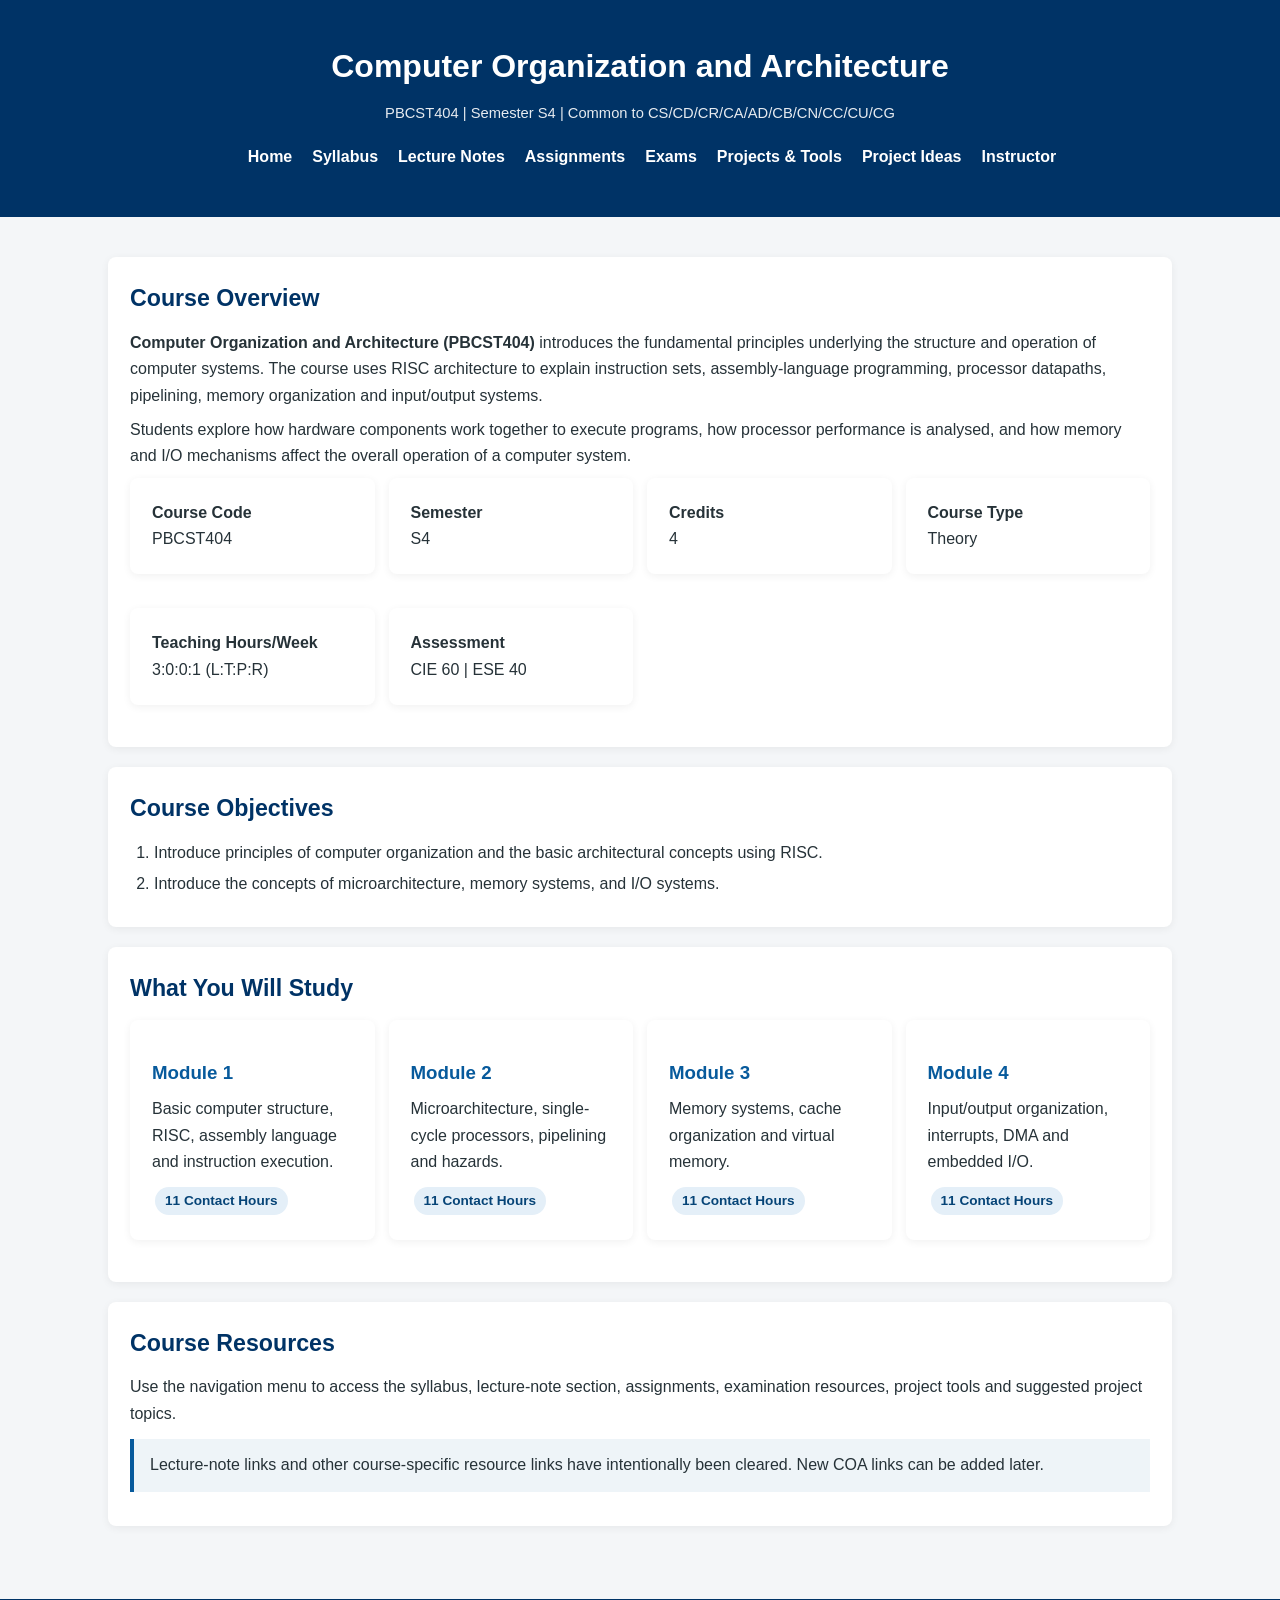
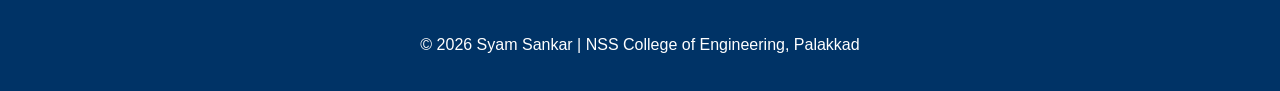
<file: index.html>
<!DOCTYPE html>
<html lang="en">
<head>
  <meta charset="UTF-8">
  <meta name="viewport" content="width=device-width, initial-scale=1.0">
  <meta name="description" content="Course resources for PBCST404 Computer Organization and Architecture.">
  <title>Home | PBCST404</title>
  <link rel="stylesheet" href="style.css">
</head>
<body>

<header class="site-header">
  <div class="container">
    <h1>Computer Organization and Architecture</h1>
    <p class="course-code">PBCST404 | Semester S4 | Common to CS/CD/CR/CA/AD/CB/CN/CC/CU/CG</p>
    <nav aria-label="Main navigation">
      <ul class="nav-links">
        <li><a href="index.html">Home</a></li>
        <li><a href="syllabus.html">Syllabus</a></li>
        <li><a href="lecture-notes.html">Lecture Notes</a></li>
        <li><a href="assignments.html">Assignments</a></li>
        <li><a href="exams.html">Exams</a></li>
        <li><a href="lab.html">Projects &amp; Tools</a></li>
        <li><a href="winners.html">Project Ideas</a></li>
        <li><a href="instructor.html">Instructor</a></li>
      </ul>
    </nav>
  </div>
</header>

<main class="container">

<section><h2>Course Overview</h2>
<p><strong>Computer Organization and Architecture (PBCST404)</strong> introduces the fundamental principles underlying the structure and operation of computer systems. The course uses RISC architecture to explain instruction sets, assembly-language programming, processor datapaths, pipelining, memory organization and input/output systems.</p>
<p>Students explore how hardware components work together to execute programs, how processor performance is analysed, and how memory and I/O mechanisms affect the overall operation of a computer system.</p>
<div class="grid">
<div class="card"><strong>Course Code</strong><br>PBCST404</div><div class="card"><strong>Semester</strong><br>S4</div><div class="card"><strong>Credits</strong><br>4</div><div class="card"><strong>Course Type</strong><br>Theory</div><div class="card"><strong>Teaching Hours/Week</strong><br>3:0:0:1 (L:T:P:R)</div><div class="card"><strong>Assessment</strong><br>CIE 60 | ESE 40</div></div></section>
<section><h2>Course Objectives</h2><ol><li>Introduce principles of computer organization and the basic architectural concepts using RISC.</li><li>Introduce the concepts of microarchitecture, memory systems, and I/O systems.</li></ol></section>
<section><h2>What You Will Study</h2><div class="grid">
<div class="card"><h3>Module 1</h3><p>Basic computer structure, RISC, assembly language and instruction execution.</p><span class="badge">11 Contact Hours</span></div>
<div class="card"><h3>Module 2</h3><p>Microarchitecture, single-cycle processors, pipelining and hazards.</p><span class="badge">11 Contact Hours</span></div>
<div class="card"><h3>Module 3</h3><p>Memory systems, cache organization and virtual memory.</p><span class="badge">11 Contact Hours</span></div>
<div class="card"><h3>Module 4</h3><p>Input/output organization, interrupts, DMA and embedded I/O.</p><span class="badge">11 Contact Hours</span></div></div></section>
<section><h2>Course Resources</h2><p>Use the navigation menu to access the syllabus, lecture-note section, assignments, examination resources, project tools and suggested project topics.</p><div class="info">Lecture-note links and other course-specific resource links have intentionally been cleared. New COA links can be added later.</div></section>

</main>

<footer class="site-footer">
  <div class="container">
    <p>&copy; 2026 Syam Sankar | NSS College of Engineering, Palakkad</p>
  </div>
</footer>

</body>
</html>
</file>
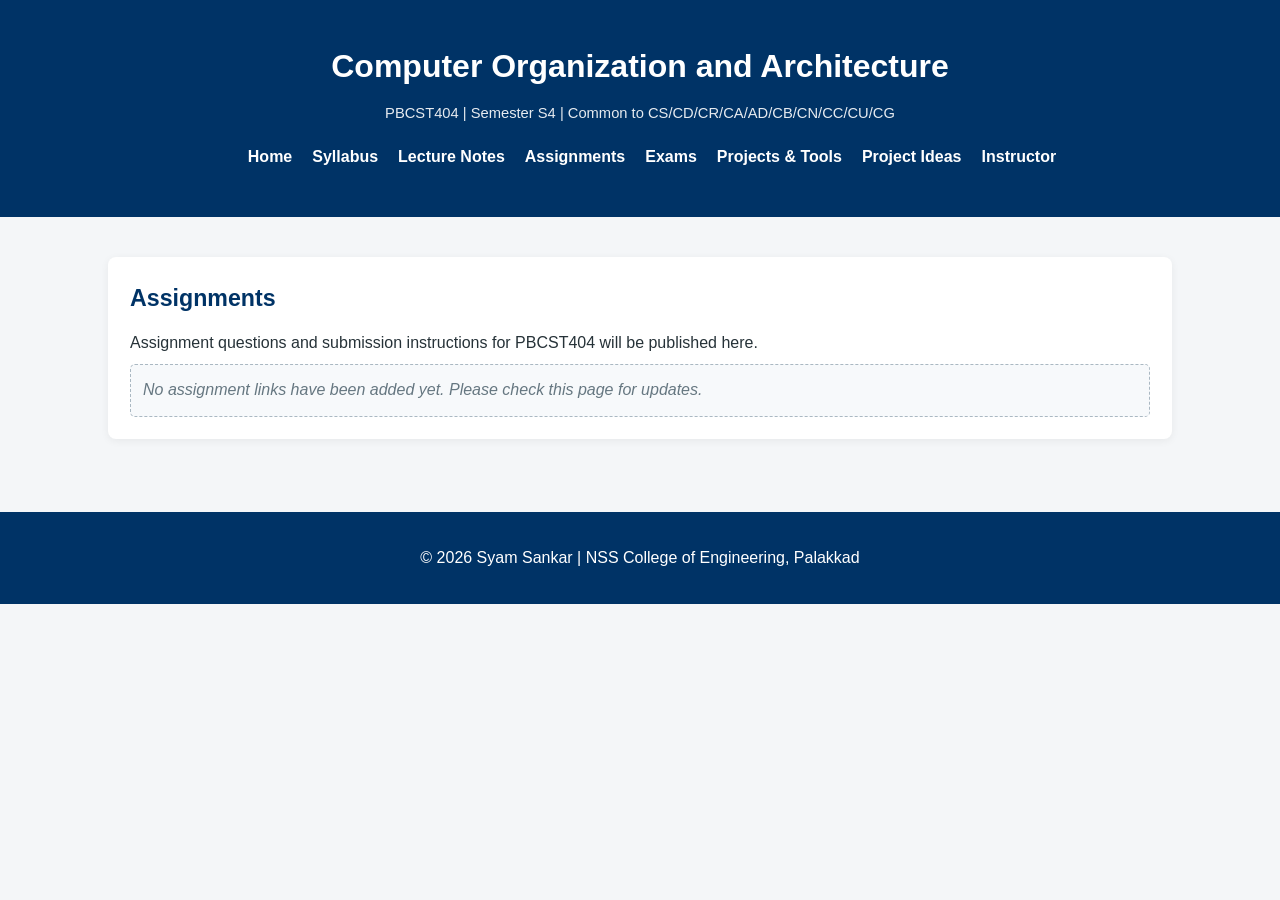
<file: assignments.html>
<!DOCTYPE html>
<html lang="en">
<head>
  <meta charset="UTF-8">
  <meta name="viewport" content="width=device-width, initial-scale=1.0">
  <meta name="description" content="Course resources for PBCST404 Computer Organization and Architecture.">
  <title>Assignments | PBCST404</title>
  <link rel="stylesheet" href="style.css">
</head>
<body>

<header class="site-header">
  <div class="container">
    <h1>Computer Organization and Architecture</h1>
    <p class="course-code">PBCST404 | Semester S4 | Common to CS/CD/CR/CA/AD/CB/CN/CC/CU/CG</p>
    <nav aria-label="Main navigation">
      <ul class="nav-links">
        <li><a href="index.html">Home</a></li>
        <li><a href="syllabus.html">Syllabus</a></li>
        <li><a href="lecture-notes.html">Lecture Notes</a></li>
        <li><a href="assignments.html">Assignments</a></li>
        <li><a href="exams.html">Exams</a></li>
        <li><a href="lab.html">Projects &amp; Tools</a></li>
        <li><a href="winners.html">Project Ideas</a></li>
        <li><a href="instructor.html">Instructor</a></li>
      </ul>
    </nav>
  </div>
</header>

<main class="container">
<section><h2>Assignments</h2><p>Assignment questions and submission instructions for PBCST404 will be published here.</p><div class="placeholder">No assignment links have been added yet. Please check this page for updates.</div></section>
</main>

<footer class="site-footer">
  <div class="container">
    <p>&copy; 2026 Syam Sankar | NSS College of Engineering, Palakkad</p>
  </div>
</footer>

</body>
</html>
</file>
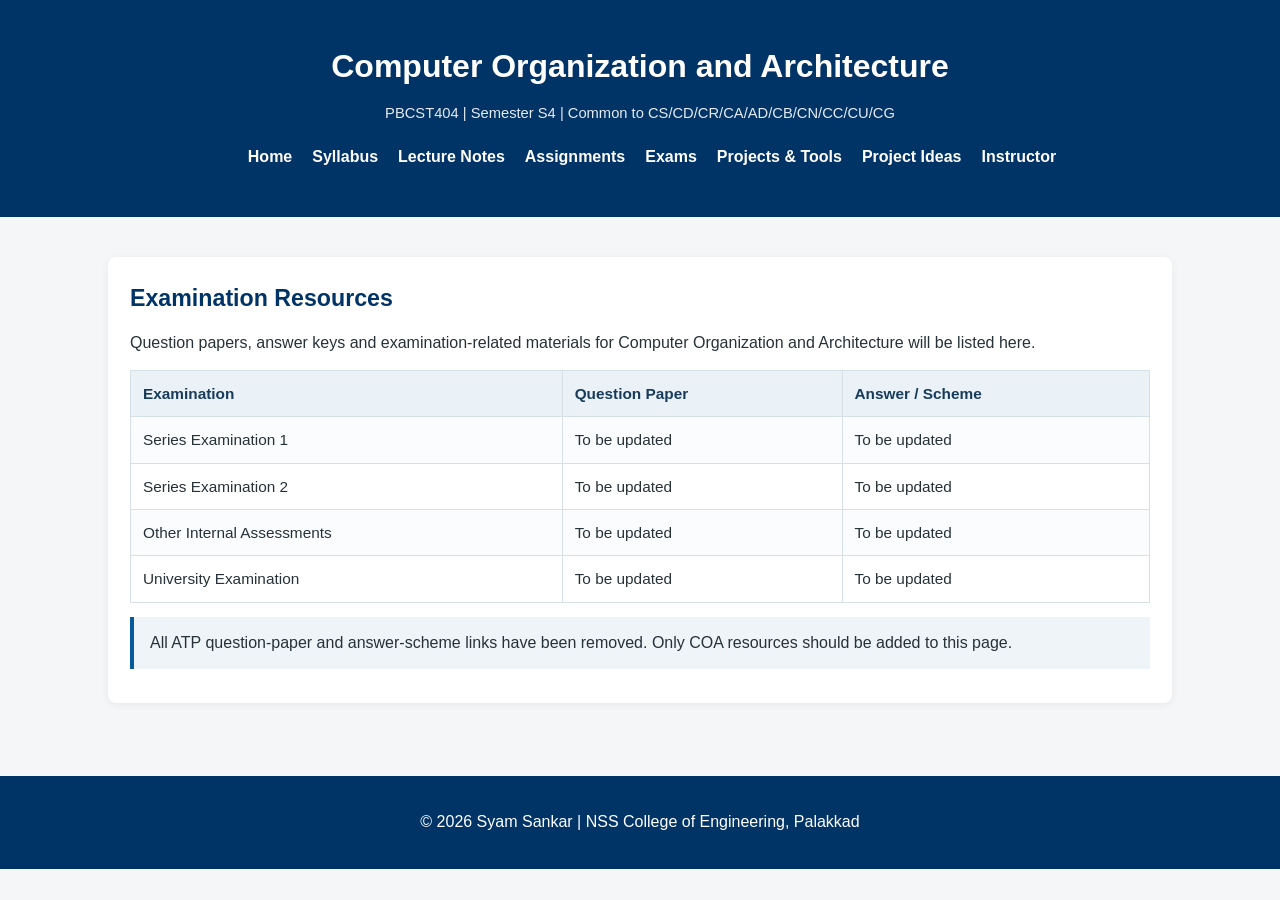
<file: exams.html>
<!DOCTYPE html>
<html lang="en">
<head>
  <meta charset="UTF-8">
  <meta name="viewport" content="width=device-width, initial-scale=1.0">
  <meta name="description" content="Course resources for PBCST404 Computer Organization and Architecture.">
  <title>Exams | PBCST404</title>
  <link rel="stylesheet" href="style.css">
</head>
<body>

<header class="site-header">
  <div class="container">
    <h1>Computer Organization and Architecture</h1>
    <p class="course-code">PBCST404 | Semester S4 | Common to CS/CD/CR/CA/AD/CB/CN/CC/CU/CG</p>
    <nav aria-label="Main navigation">
      <ul class="nav-links">
        <li><a href="index.html">Home</a></li>
        <li><a href="syllabus.html">Syllabus</a></li>
        <li><a href="lecture-notes.html">Lecture Notes</a></li>
        <li><a href="assignments.html">Assignments</a></li>
        <li><a href="exams.html">Exams</a></li>
        <li><a href="lab.html">Projects &amp; Tools</a></li>
        <li><a href="winners.html">Project Ideas</a></li>
        <li><a href="instructor.html">Instructor</a></li>
      </ul>
    </nav>
  </div>
</header>

<main class="container">
<section><h2>Examination Resources</h2><p>Question papers, answer keys and examination-related materials for Computer Organization and Architecture will be listed here.</p><table><tr><th>Examination</th><th>Question Paper</th><th>Answer / Scheme</th></tr><tr><td>Series Examination 1</td><td>To be updated</td><td>To be updated</td></tr><tr><td>Series Examination 2</td><td>To be updated</td><td>To be updated</td></tr><tr><td>Other Internal Assessments</td><td>To be updated</td><td>To be updated</td></tr><tr><td>University Examination</td><td>To be updated</td><td>To be updated</td></tr></table><div class="info">All ATP question-paper and answer-scheme links have been removed. Only COA resources should be added to this page.</div></section>
</main>

<footer class="site-footer">
  <div class="container">
    <p>&copy; 2026 Syam Sankar | NSS College of Engineering, Palakkad</p>
  </div>
</footer>

</body>
</html>
</file>
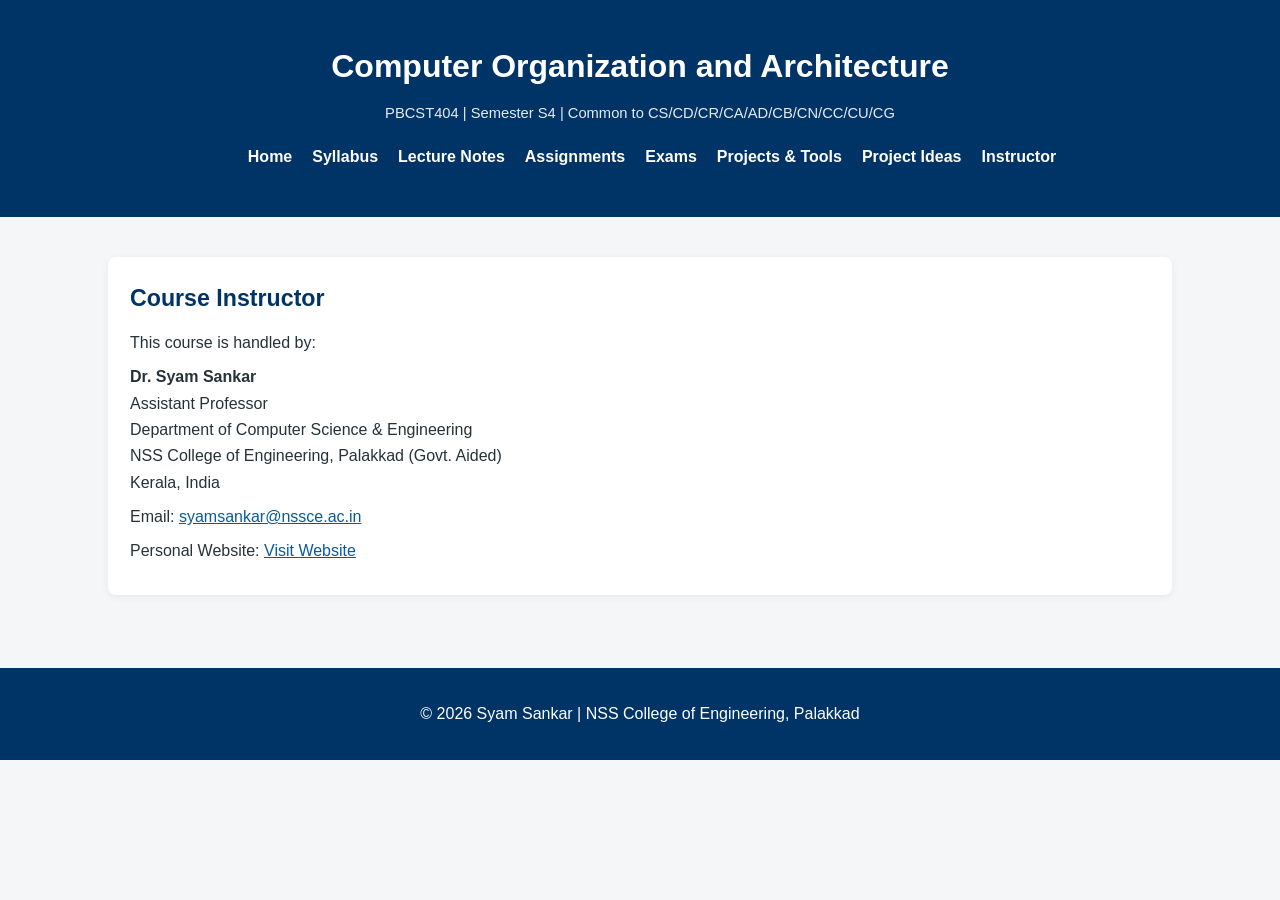
<file: instructor.html>
<!DOCTYPE html>
<html lang="en">
<head>
  <meta charset="UTF-8">
  <meta name="viewport" content="width=device-width, initial-scale=1.0">
  <meta name="description" content="Course resources for PBCST404 Computer Organization and Architecture.">
  <title>Instructor | PBCST404</title>
  <link rel="stylesheet" href="style.css">
</head>
<body>

<header class="site-header">
  <div class="container">
    <h1>Computer Organization and Architecture</h1>
    <p class="course-code">PBCST404 | Semester S4 | Common to CS/CD/CR/CA/AD/CB/CN/CC/CU/CG</p>
    <nav aria-label="Main navigation">
      <ul class="nav-links">
        <li><a href="index.html">Home</a></li>
        <li><a href="syllabus.html">Syllabus</a></li>
        <li><a href="lecture-notes.html">Lecture Notes</a></li>
        <li><a href="assignments.html">Assignments</a></li>
        <li><a href="exams.html">Exams</a></li>
        <li><a href="lab.html">Projects &amp; Tools</a></li>
        <li><a href="winners.html">Project Ideas</a></li>
        <li><a href="instructor.html">Instructor</a></li>
      </ul>
    </nav>
  </div>
</header>

<main class="container">
<section><h2>Course Instructor</h2><p>This course is handled by:</p><p><strong>Dr. Syam Sankar</strong><br>Assistant Professor<br>Department of Computer Science &amp; Engineering<br>NSS College of Engineering, Palakkad (Govt. Aided)<br>Kerala, India</p><p>Email: <a href="mailto:syamsankar@nssce.ac.in">syamsankar@nssce.ac.in</a></p><p>Personal Website: <a href="https://syam-nssce.github.io/syamsankar/" target="_blank" rel="noopener">Visit Website</a></p></section>
</main>

<footer class="site-footer">
  <div class="container">
    <p>&copy; 2026 Syam Sankar | NSS College of Engineering, Palakkad</p>
  </div>
</footer>

</body>
</html>
</file>
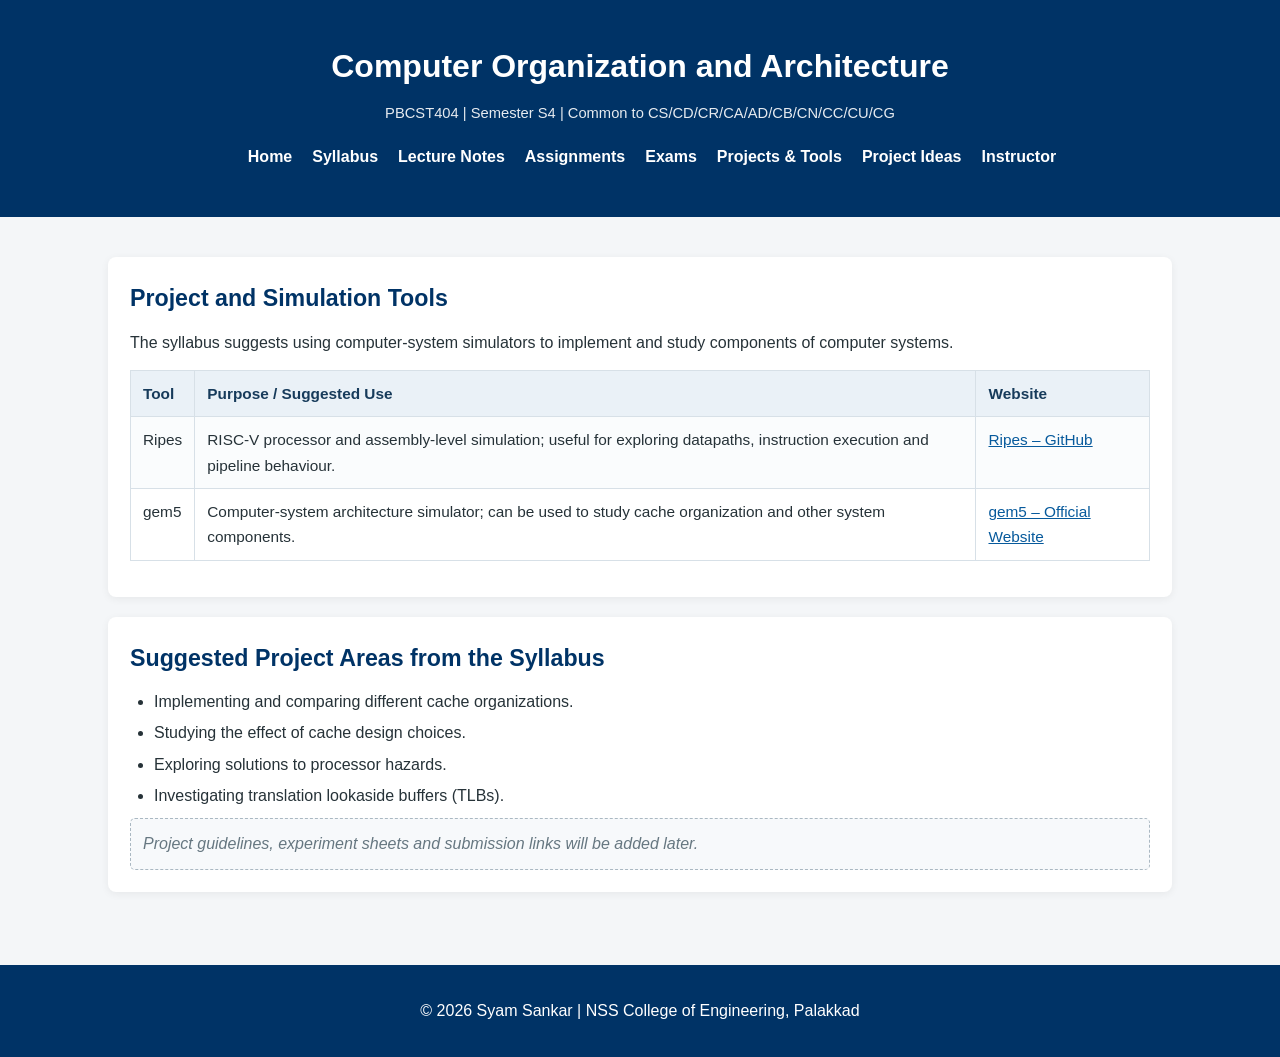
<file: lab.html>
<!DOCTYPE html>
<html lang="en">
<head>
  <meta charset="UTF-8">
  <meta name="viewport" content="width=device-width, initial-scale=1.0">
  <meta name="description" content="Course resources for PBCST404 Computer Organization and Architecture.">
  <title>Projects and Tools | PBCST404</title>
  <link rel="stylesheet" href="style.css">
</head>
<body>

<header class="site-header">
  <div class="container">
    <h1>Computer Organization and Architecture</h1>
    <p class="course-code">PBCST404 | Semester S4 | Common to CS/CD/CR/CA/AD/CB/CN/CC/CU/CG</p>
    <nav aria-label="Main navigation">
      <ul class="nav-links">
        <li><a href="index.html">Home</a></li>
        <li><a href="syllabus.html">Syllabus</a></li>
        <li><a href="lecture-notes.html">Lecture Notes</a></li>
        <li><a href="assignments.html">Assignments</a></li>
        <li><a href="exams.html">Exams</a></li>
        <li><a href="lab.html">Projects &amp; Tools</a></li>
        <li><a href="winners.html">Project Ideas</a></li>
        <li><a href="instructor.html">Instructor</a></li>
      </ul>
    </nav>
  </div>
</header>

<main class="container">
<section><h2>Project and Simulation Tools</h2><p>The syllabus suggests using computer-system simulators to implement and study components of computer systems.</p><table><tr><th>Tool</th><th>Purpose / Suggested Use</th><th>Website</th></tr><tr><td>Ripes</td><td>RISC-V processor and assembly-level simulation; useful for exploring datapaths, instruction execution and pipeline behaviour.</td><td><a href="https://github.com/mortbopet/Ripes" target="_blank" rel="noopener">Ripes – GitHub</a></td></tr><tr><td>gem5</td><td>Computer-system architecture simulator; can be used to study cache organization and other system components.</td><td><a href="https://www.gem5.org/" target="_blank" rel="noopener">gem5 – Official Website</a></td></tr></table></section><section><h2>Suggested Project Areas from the Syllabus</h2><ul><li>Implementing and comparing different cache organizations.</li><li>Studying the effect of cache design choices.</li><li>Exploring solutions to processor hazards.</li><li>Investigating translation lookaside buffers (TLBs).</li></ul><div class="placeholder">Project guidelines, experiment sheets and submission links will be added later.</div></section>
</main>

<footer class="site-footer">
  <div class="container">
    <p>&copy; 2026 Syam Sankar | NSS College of Engineering, Palakkad</p>
  </div>
</footer>

</body>
</html>
</file>
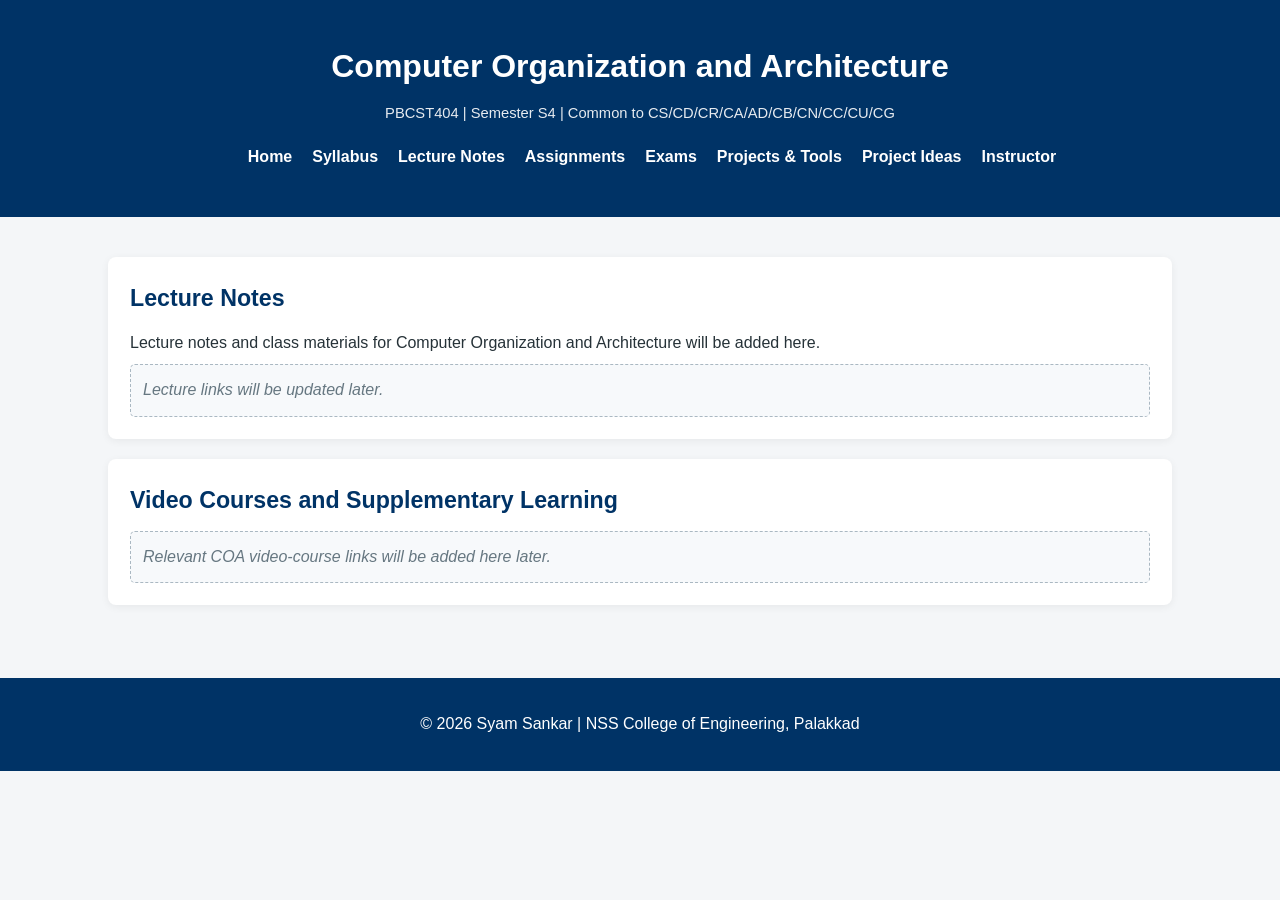
<file: lecture-notes.html>
<!DOCTYPE html>
<html lang="en">
<head>
  <meta charset="UTF-8">
  <meta name="viewport" content="width=device-width, initial-scale=1.0">
  <meta name="description" content="Course resources for PBCST404 Computer Organization and Architecture.">
  <title>Lecture Notes | PBCST404</title>
  <link rel="stylesheet" href="style.css">
</head>
<body>

<header class="site-header">
  <div class="container">
    <h1>Computer Organization and Architecture</h1>
    <p class="course-code">PBCST404 | Semester S4 | Common to CS/CD/CR/CA/AD/CB/CN/CC/CU/CG</p>
    <nav aria-label="Main navigation">
      <ul class="nav-links">
        <li><a href="index.html">Home</a></li>
        <li><a href="syllabus.html">Syllabus</a></li>
        <li><a href="lecture-notes.html">Lecture Notes</a></li>
        <li><a href="assignments.html">Assignments</a></li>
        <li><a href="exams.html">Exams</a></li>
        <li><a href="lab.html">Projects &amp; Tools</a></li>
        <li><a href="winners.html">Project Ideas</a></li>
        <li><a href="instructor.html">Instructor</a></li>
      </ul>
    </nav>
  </div>
</header>

<main class="container">
<section><h2>Lecture Notes</h2><p>Lecture notes and class materials for Computer Organization and Architecture will be added here.</p><div class="placeholder">Lecture links will be updated later.</div></section><section><h2>Video Courses and Supplementary Learning</h2><div class="placeholder">Relevant COA video-course links will be added here later.</div></section>
</main>

<footer class="site-footer">
  <div class="container">
    <p>&copy; 2026 Syam Sankar | NSS College of Engineering, Palakkad</p>
  </div>
</footer>

</body>
</html>
</file>
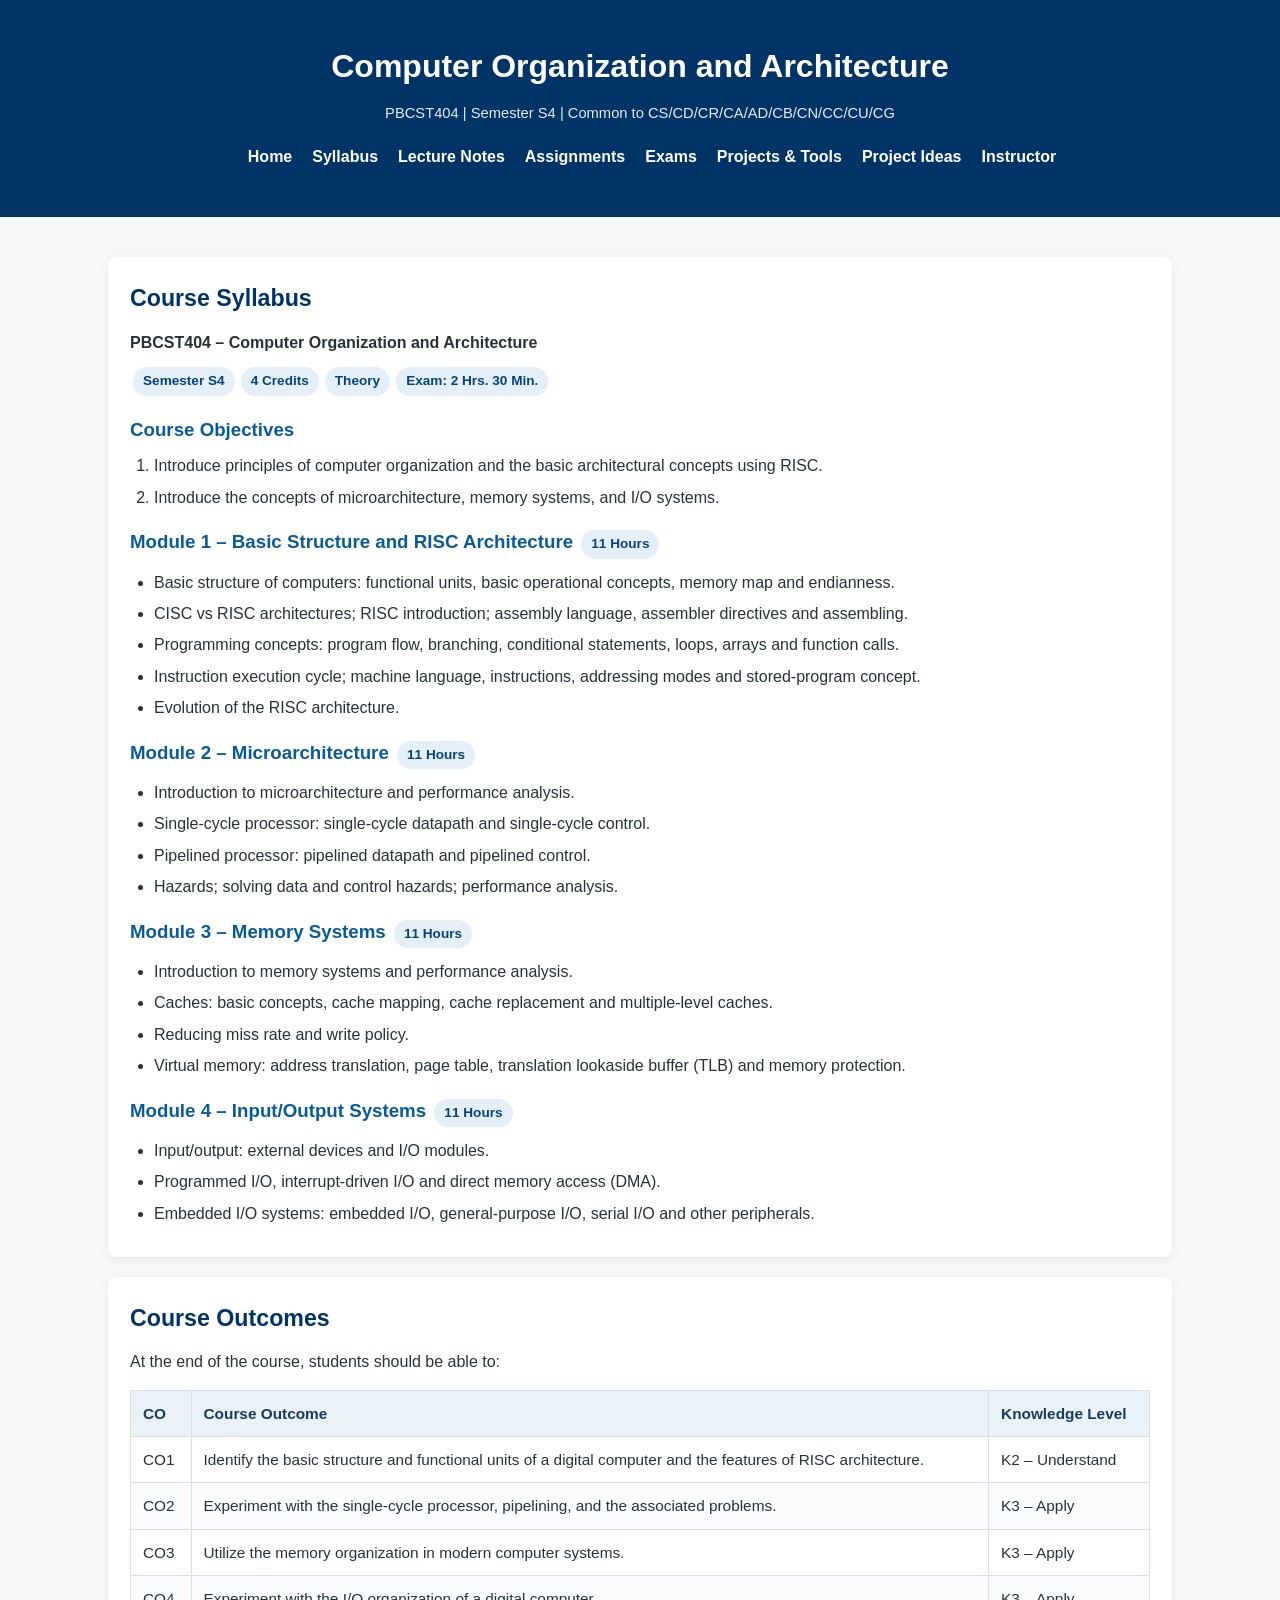
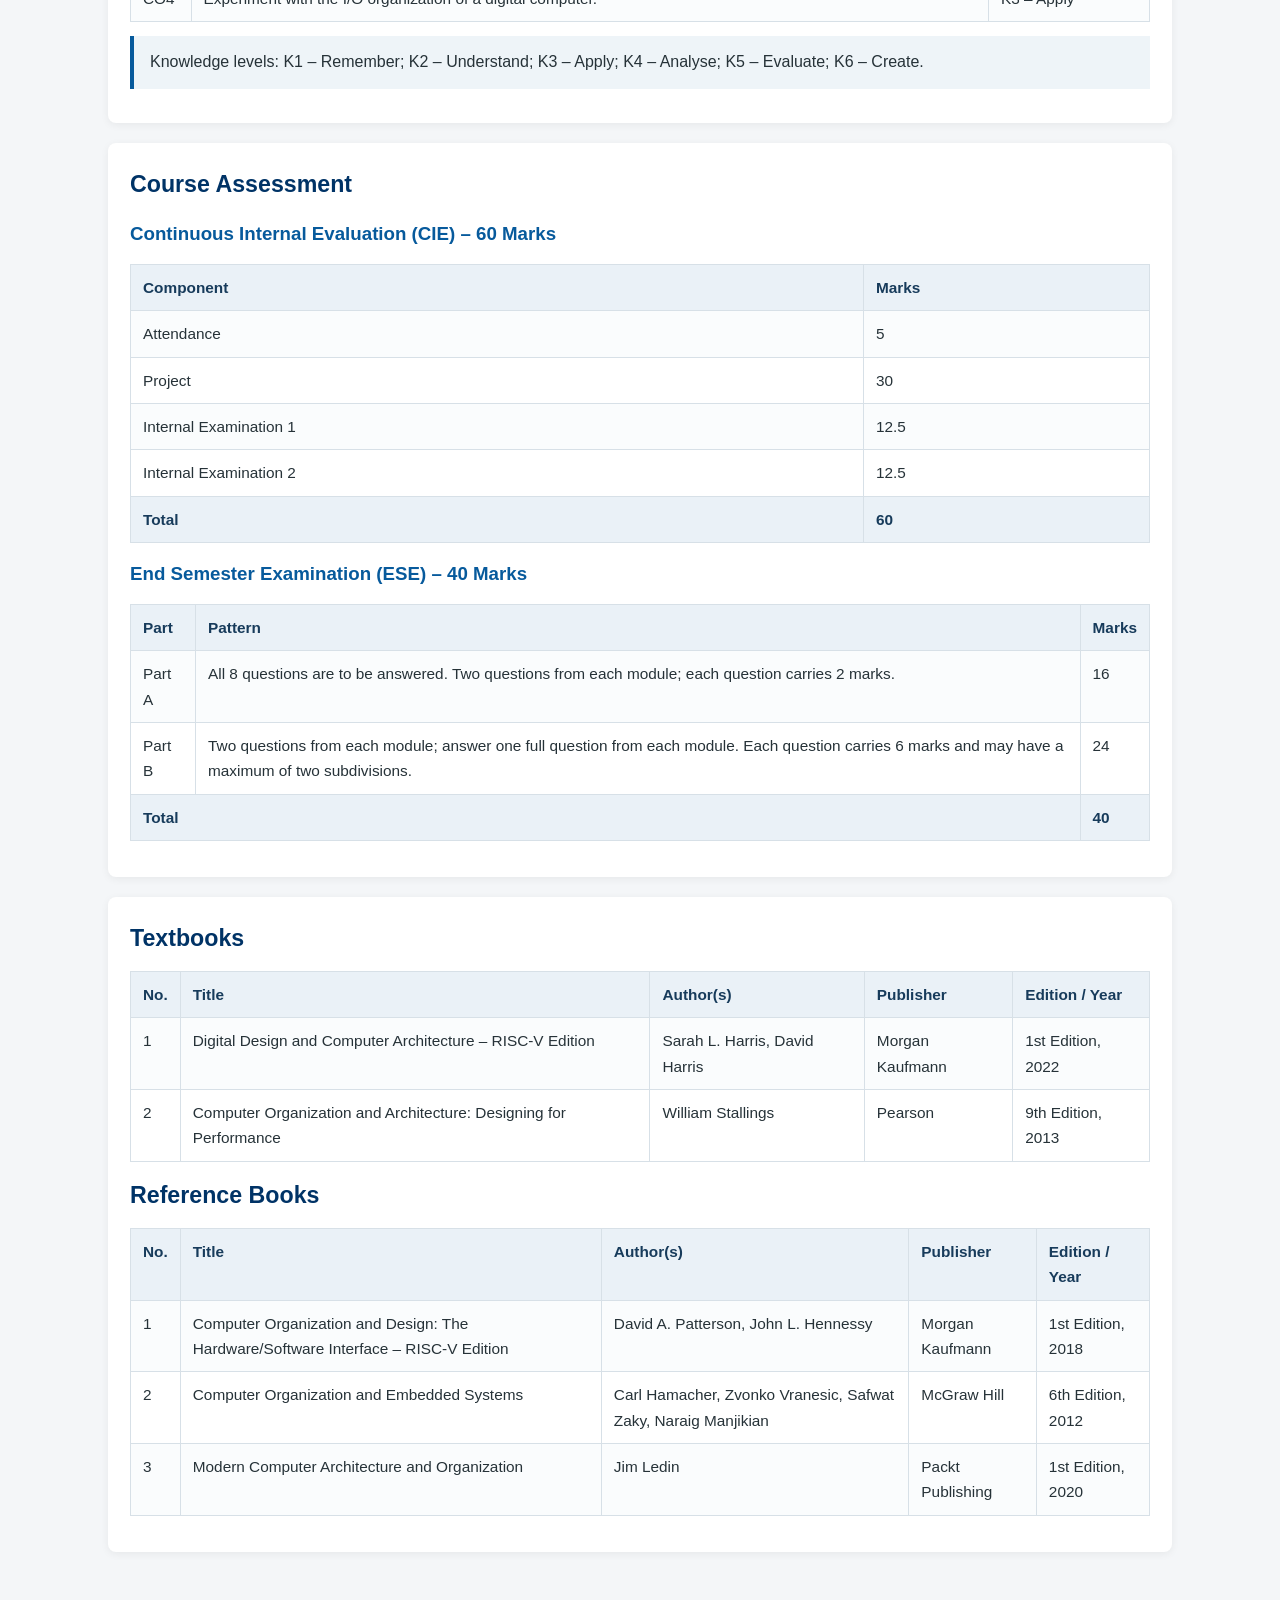
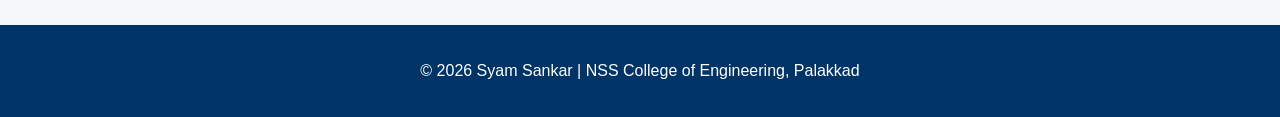
<file: syllabus.html>
<!DOCTYPE html>
<html lang="en">
<head>
  <meta charset="UTF-8">
  <meta name="viewport" content="width=device-width, initial-scale=1.0">
  <meta name="description" content="Course resources for PBCST404 Computer Organization and Architecture.">
  <title>Syllabus | PBCST404</title>
  <link rel="stylesheet" href="style.css">
</head>
<body>

<header class="site-header">
  <div class="container">
    <h1>Computer Organization and Architecture</h1>
    <p class="course-code">PBCST404 | Semester S4 | Common to CS/CD/CR/CA/AD/CB/CN/CC/CU/CG</p>
    <nav aria-label="Main navigation">
      <ul class="nav-links">
        <li><a href="index.html">Home</a></li>
        <li><a href="syllabus.html">Syllabus</a></li>
        <li><a href="lecture-notes.html">Lecture Notes</a></li>
        <li><a href="assignments.html">Assignments</a></li>
        <li><a href="exams.html">Exams</a></li>
        <li><a href="lab.html">Projects &amp; Tools</a></li>
        <li><a href="winners.html">Project Ideas</a></li>
        <li><a href="instructor.html">Instructor</a></li>
      </ul>
    </nav>
  </div>
</header>

<main class="container">

<section><h2>Course Syllabus</h2><p><strong>PBCST404 – Computer Organization and Architecture</strong></p><p><span class="badge">Semester S4</span><span class="badge">4 Credits</span><span class="badge">Theory</span><span class="badge">Exam: 2 Hrs. 30 Min.</span></p>
<h3>Course Objectives</h3><ol><li>Introduce principles of computer organization and the basic architectural concepts using RISC.</li><li>Introduce the concepts of microarchitecture, memory systems, and I/O systems.</li></ol>
<h3>Module 1 – Basic Structure and RISC Architecture <span class="badge">11 Hours</span></h3><ul><li>Basic structure of computers: functional units, basic operational concepts, memory map and endianness.</li><li>CISC vs RISC architectures; RISC introduction; assembly language, assembler directives and assembling.</li><li>Programming concepts: program flow, branching, conditional statements, loops, arrays and function calls.</li><li>Instruction execution cycle; machine language, instructions, addressing modes and stored-program concept.</li><li>Evolution of the RISC architecture.</li></ul>
<h3>Module 2 – Microarchitecture <span class="badge">11 Hours</span></h3><ul><li>Introduction to microarchitecture and performance analysis.</li><li>Single-cycle processor: single-cycle datapath and single-cycle control.</li><li>Pipelined processor: pipelined datapath and pipelined control.</li><li>Hazards; solving data and control hazards; performance analysis.</li></ul>
<h3>Module 3 – Memory Systems <span class="badge">11 Hours</span></h3><ul><li>Introduction to memory systems and performance analysis.</li><li>Caches: basic concepts, cache mapping, cache replacement and multiple-level caches.</li><li>Reducing miss rate and write policy.</li><li>Virtual memory: address translation, page table, translation lookaside buffer (TLB) and memory protection.</li></ul>
<h3>Module 4 – Input/Output Systems <span class="badge">11 Hours</span></h3><ul><li>Input/output: external devices and I/O modules.</li><li>Programmed I/O, interrupt-driven I/O and direct memory access (DMA).</li><li>Embedded I/O systems: embedded I/O, general-purpose I/O, serial I/O and other peripherals.</li></ul></section>
<section><h2>Course Outcomes</h2><p>At the end of the course, students should be able to:</p><table><thead><tr><th>CO</th><th>Course Outcome</th><th>Knowledge Level</th></tr></thead><tbody>
<tr><td>CO1</td><td>Identify the basic structure and functional units of a digital computer and the features of RISC architecture.</td><td>K2 – Understand</td></tr>
<tr><td>CO2</td><td>Experiment with the single-cycle processor, pipelining, and the associated problems.</td><td>K3 – Apply</td></tr>
<tr><td>CO3</td><td>Utilize the memory organization in modern computer systems.</td><td>K3 – Apply</td></tr>
<tr><td>CO4</td><td>Experiment with the I/O organization of a digital computer.</td><td>K3 – Apply</td></tr>
</tbody></table><p class="info">Knowledge levels: K1 – Remember; K2 – Understand; K3 – Apply; K4 – Analyse; K5 – Evaluate; K6 – Create.</p></section>
<section><h2>Course Assessment</h2><h3>Continuous Internal Evaluation (CIE) – 60 Marks</h3><table><tr><th>Component</th><th>Marks</th></tr><tr><td>Attendance</td><td>5</td></tr><tr><td>Project</td><td>30</td></tr><tr><td>Internal Examination 1</td><td>12.5</td></tr><tr><td>Internal Examination 2</td><td>12.5</td></tr><tr><th>Total</th><th>60</th></tr></table>
<h3>End Semester Examination (ESE) – 40 Marks</h3><table><tr><th>Part</th><th>Pattern</th><th>Marks</th></tr><tr><td>Part A</td><td>All 8 questions are to be answered. Two questions from each module; each question carries 2 marks.</td><td>16</td></tr><tr><td>Part B</td><td>Two questions from each module; answer one full question from each module. Each question carries 6 marks and may have a maximum of two subdivisions.</td><td>24</td></tr><tr><th colspan="2">Total</th><th>40</th></tr></table></section>
<section><h2>Textbooks</h2><table><tr><th>No.</th><th>Title</th><th>Author(s)</th><th>Publisher</th><th>Edition / Year</th></tr><tr><td>1</td><td>Digital Design and Computer Architecture – RISC-V Edition</td><td>Sarah L. Harris, David Harris</td><td>Morgan Kaufmann</td><td>1st Edition, 2022</td></tr><tr><td>2</td><td>Computer Organization and Architecture: Designing for Performance</td><td>William Stallings</td><td>Pearson</td><td>9th Edition, 2013</td></tr></table>
<h2>Reference Books</h2><table><tr><th>No.</th><th>Title</th><th>Author(s)</th><th>Publisher</th><th>Edition / Year</th></tr><tr><td>1</td><td>Computer Organization and Design: The Hardware/Software Interface – RISC-V Edition</td><td>David A. Patterson, John L. Hennessy</td><td>Morgan Kaufmann</td><td>1st Edition, 2018</td></tr><tr><td>2</td><td>Computer Organization and Embedded Systems</td><td>Carl Hamacher, Zvonko Vranesic, Safwat Zaky, Naraig Manjikian</td><td>McGraw Hill</td><td>6th Edition, 2012</td></tr><tr><td>3</td><td>Modern Computer Architecture and Organization</td><td>Jim Ledin</td><td>Packt Publishing</td><td>1st Edition, 2020</td></tr></table></section>

</main>

<footer class="site-footer">
  <div class="container">
    <p>&copy; 2026 Syam Sankar | NSS College of Engineering, Palakkad</p>
  </div>
</footer>

</body>
</html>
</file>
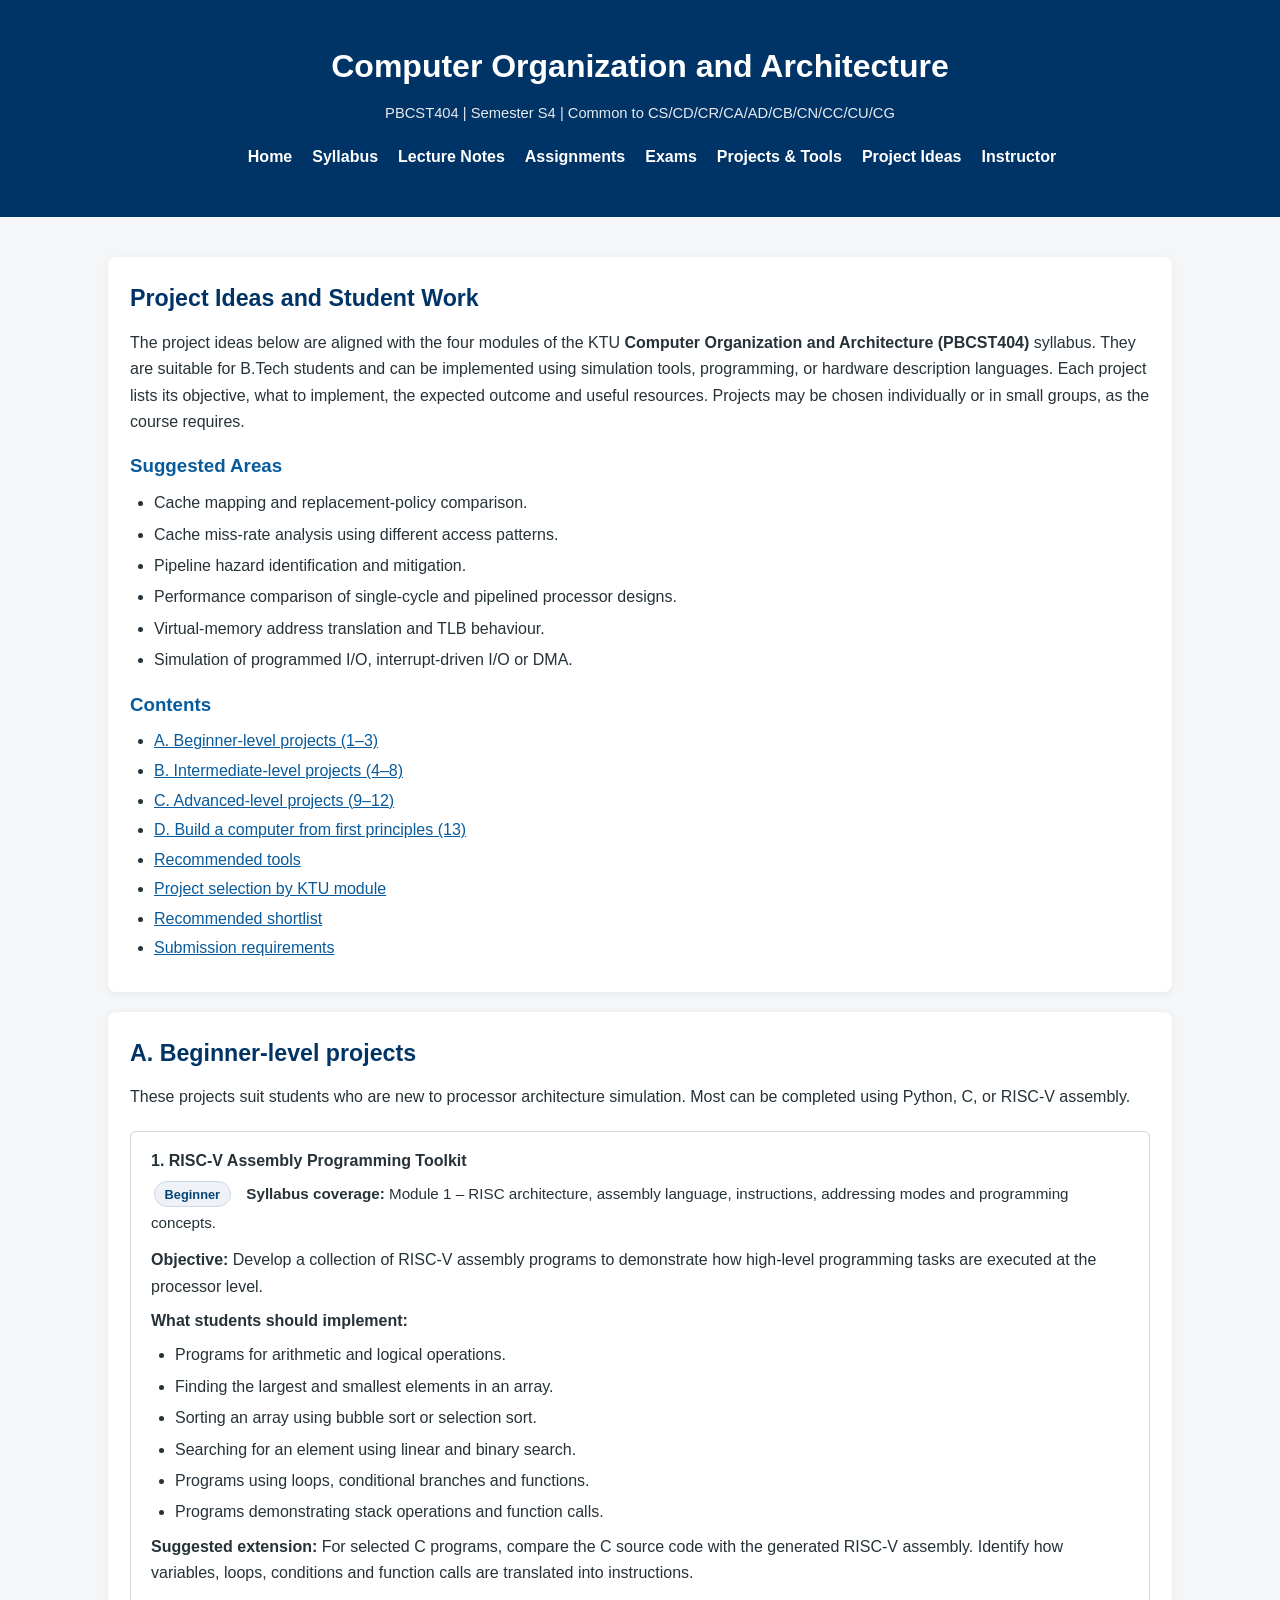
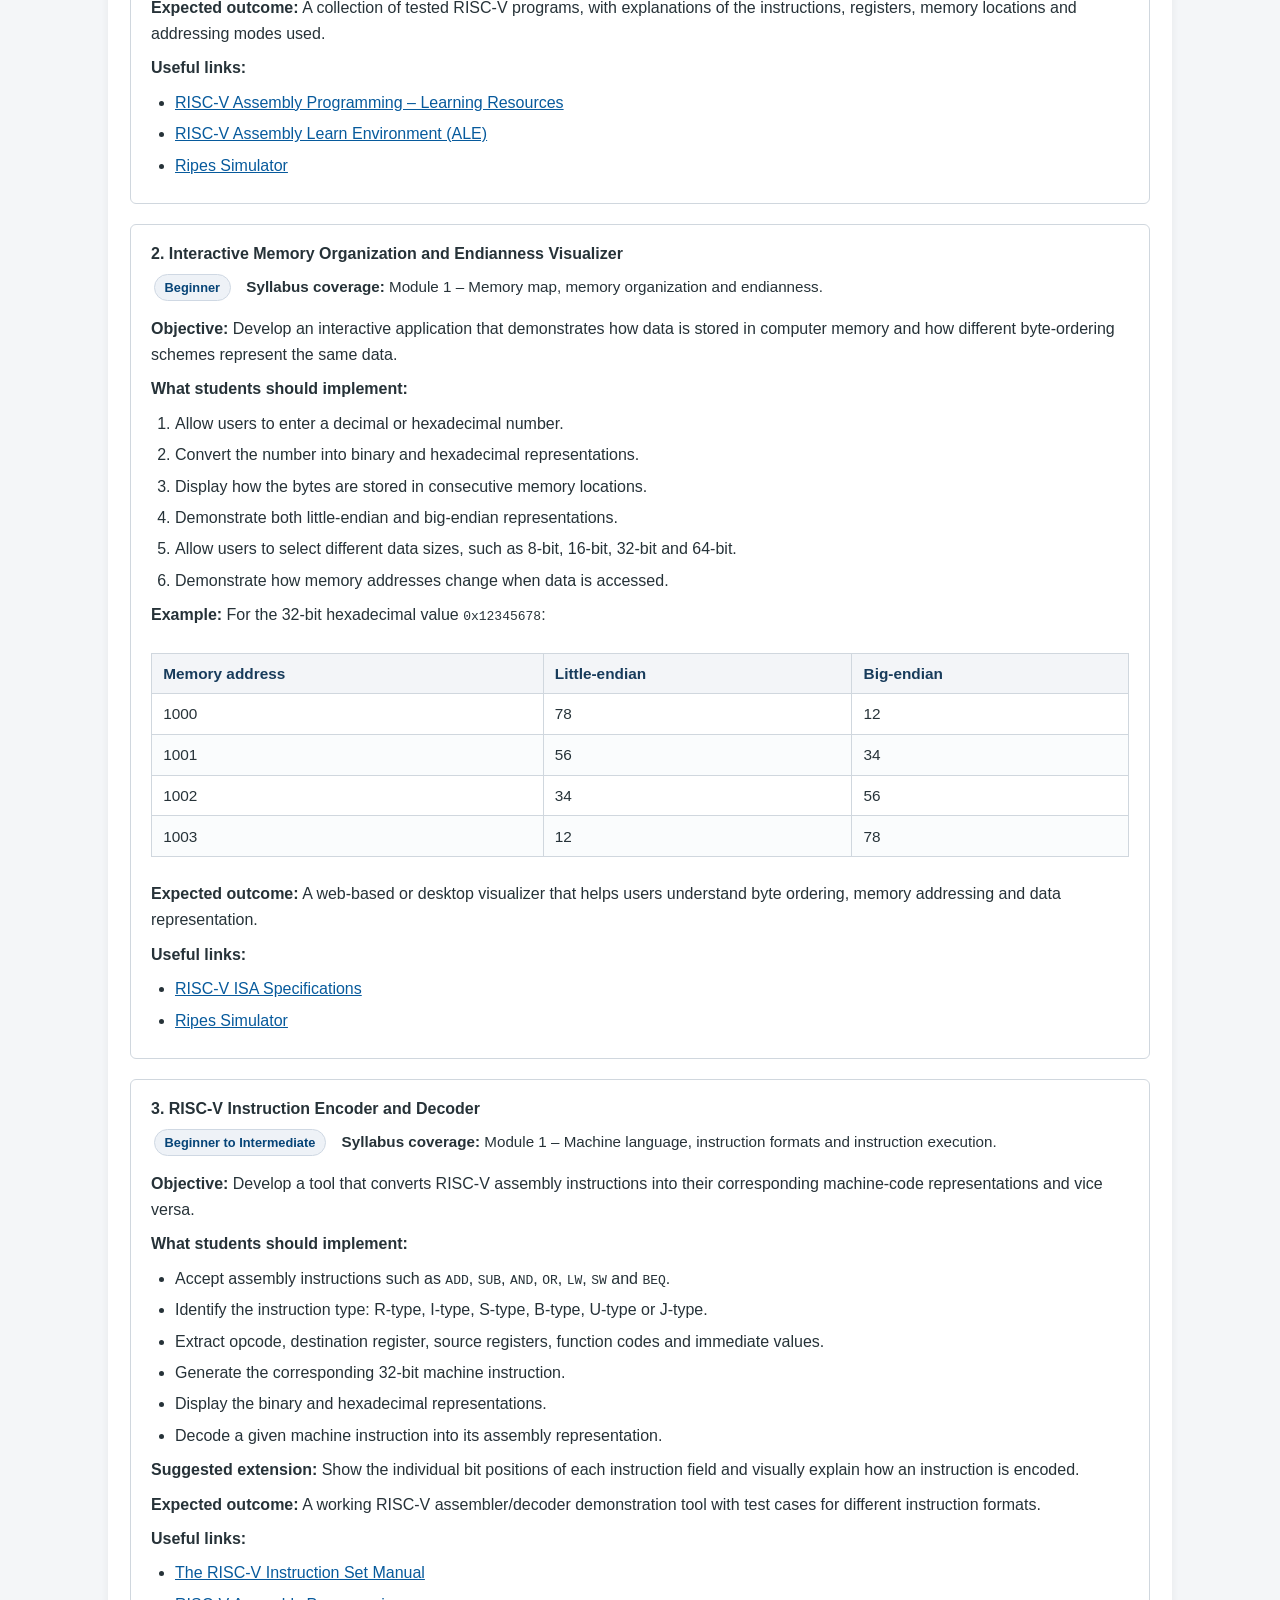
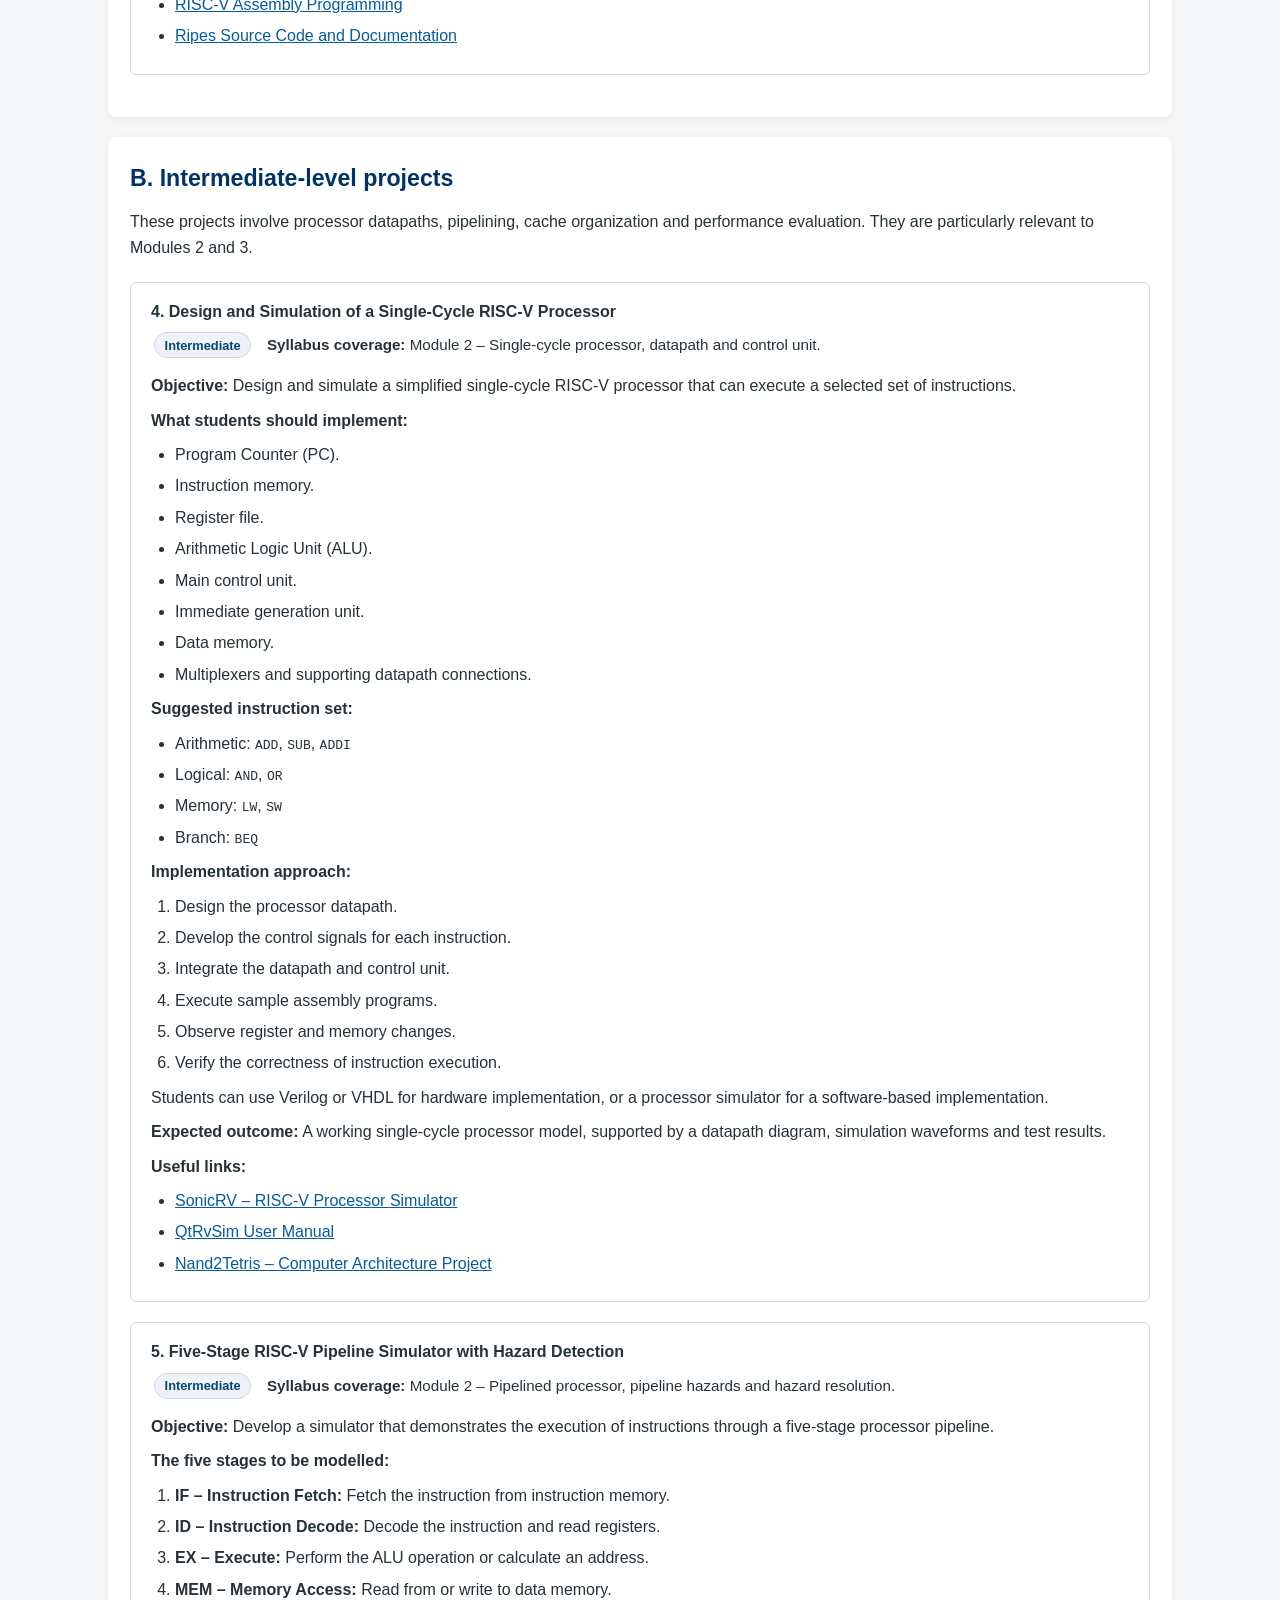
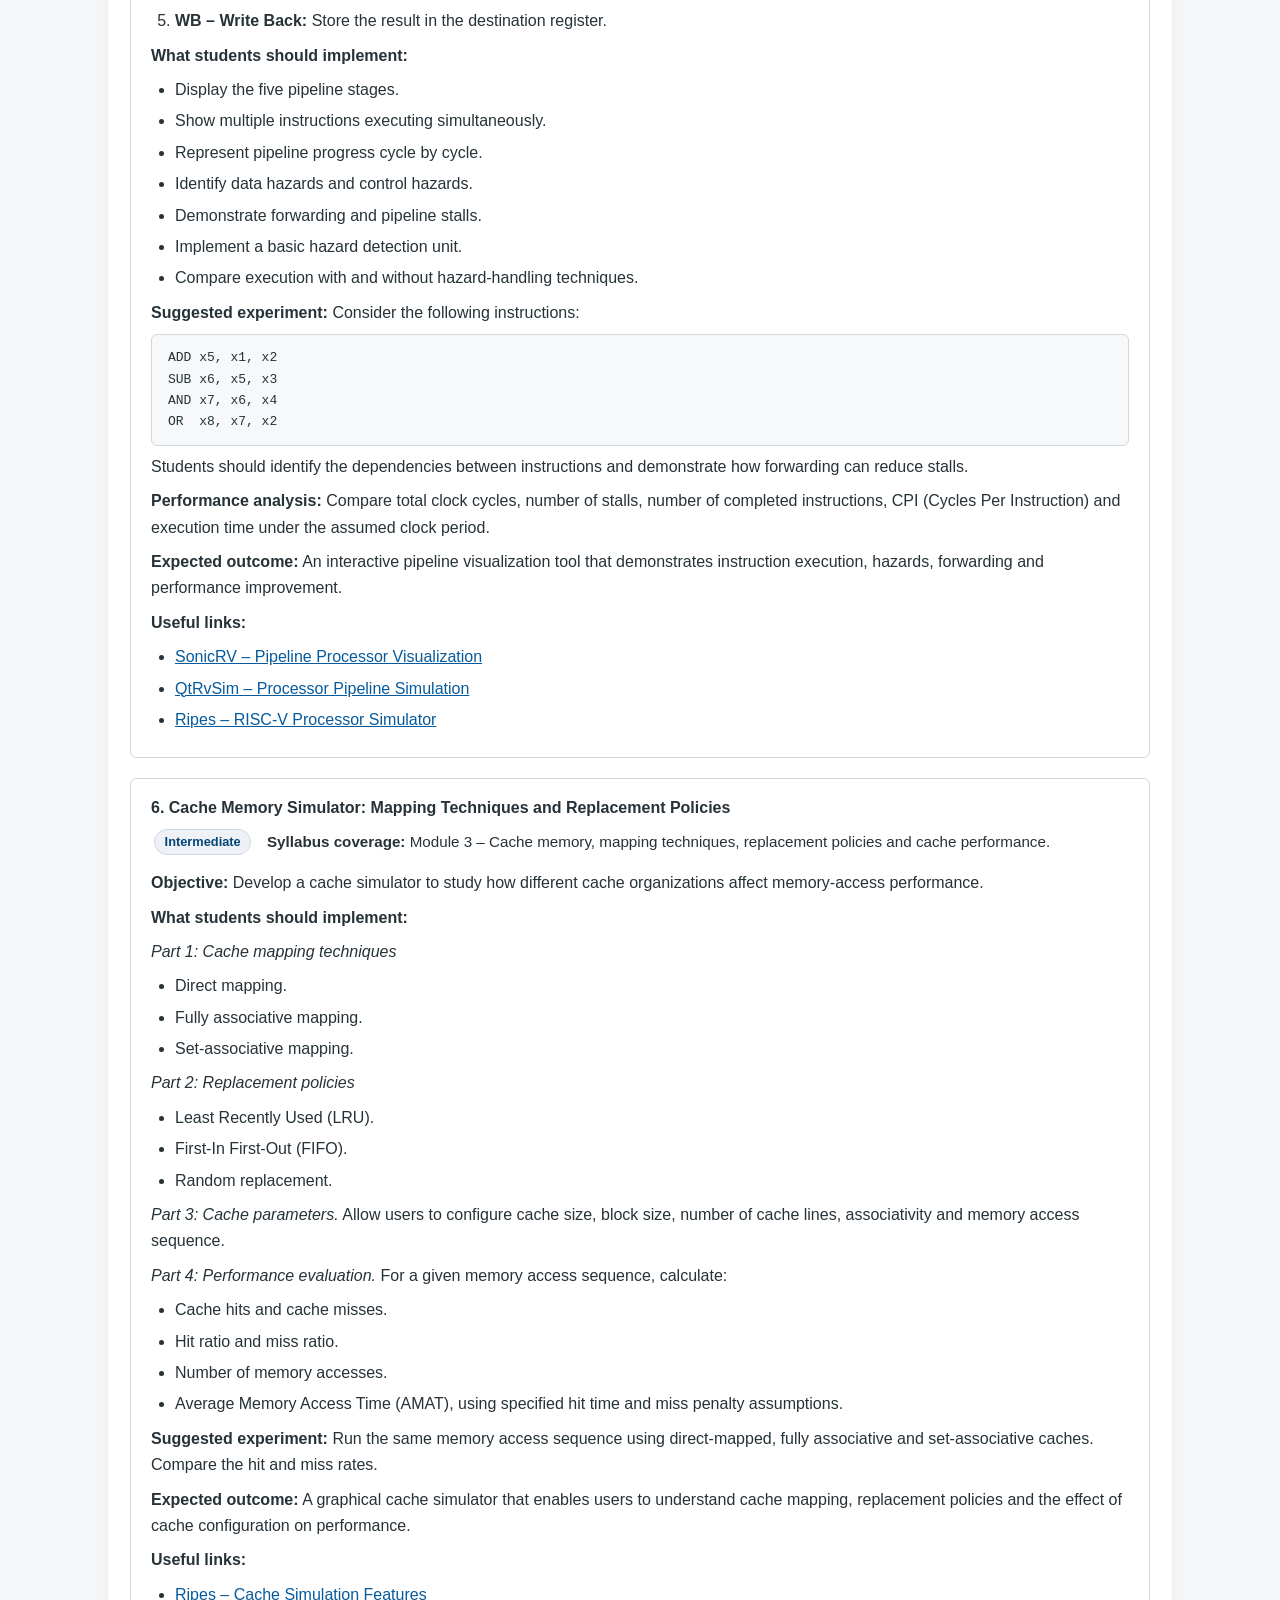
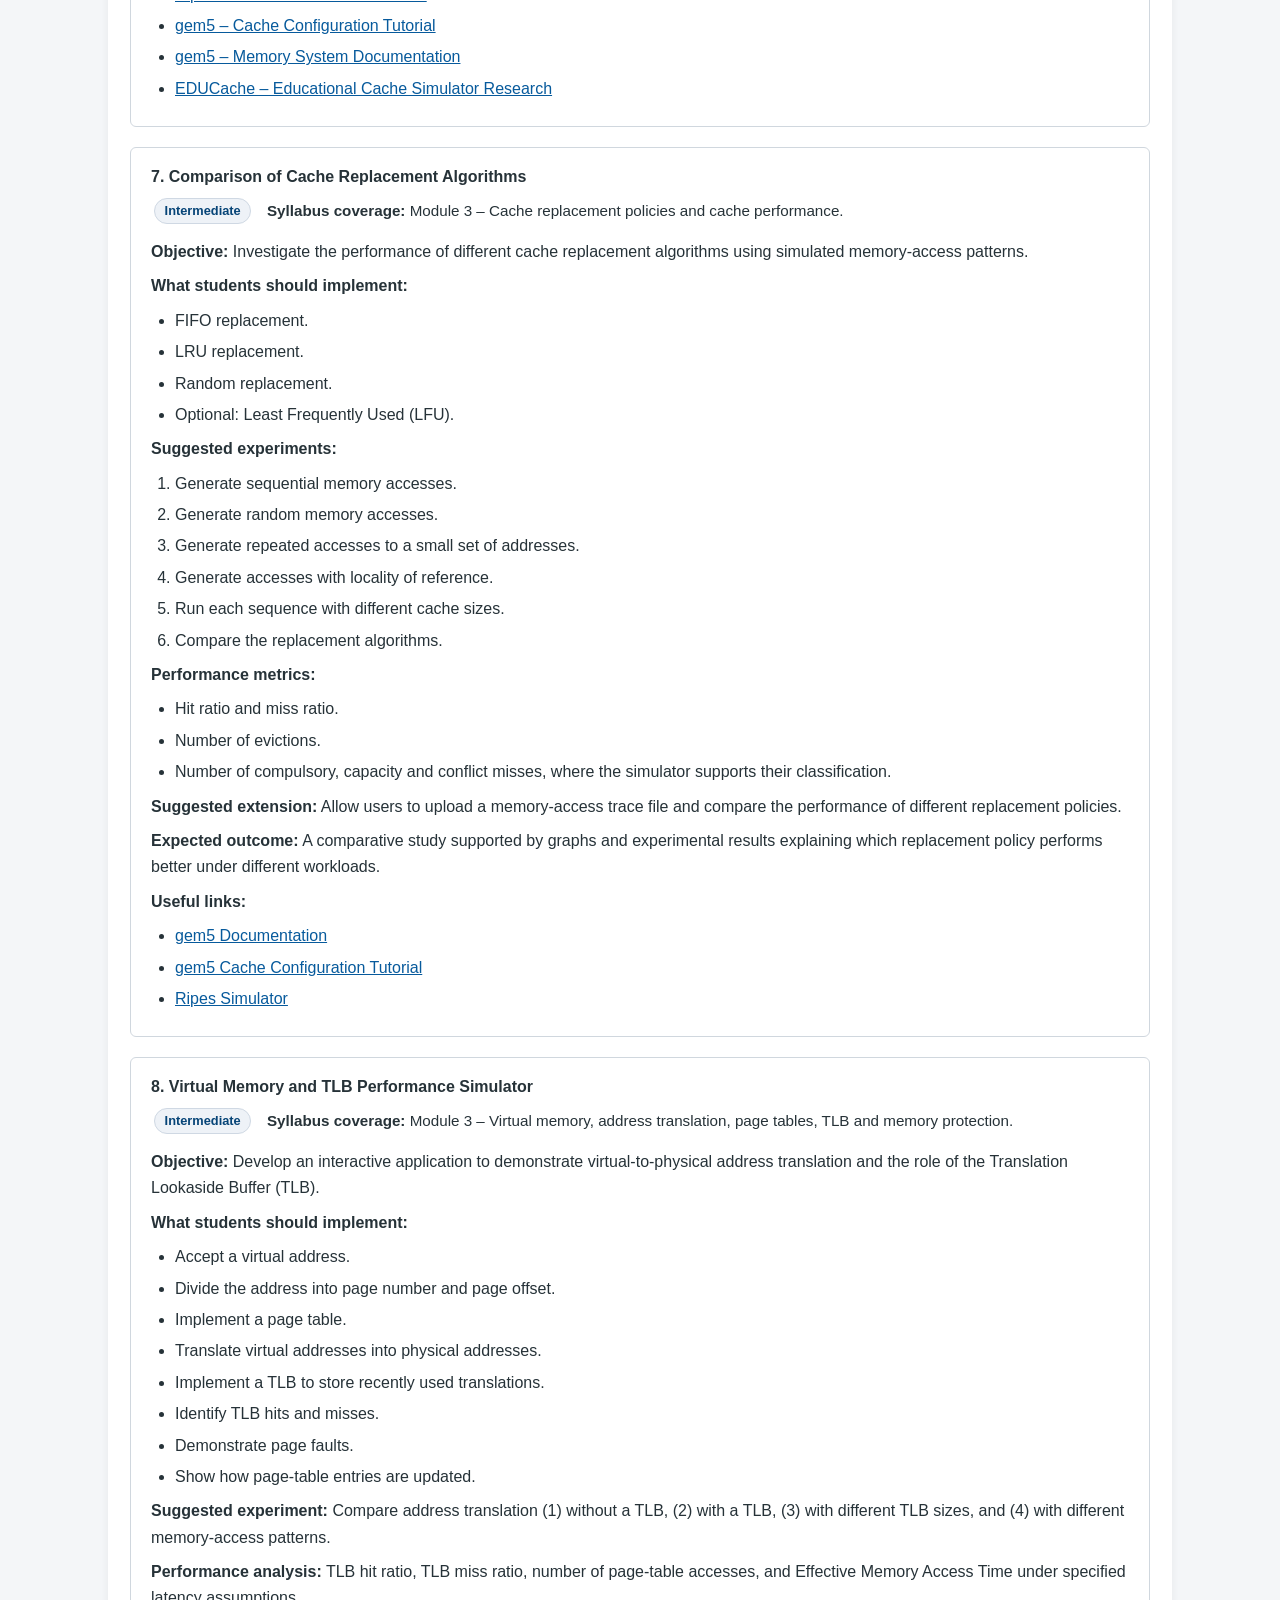
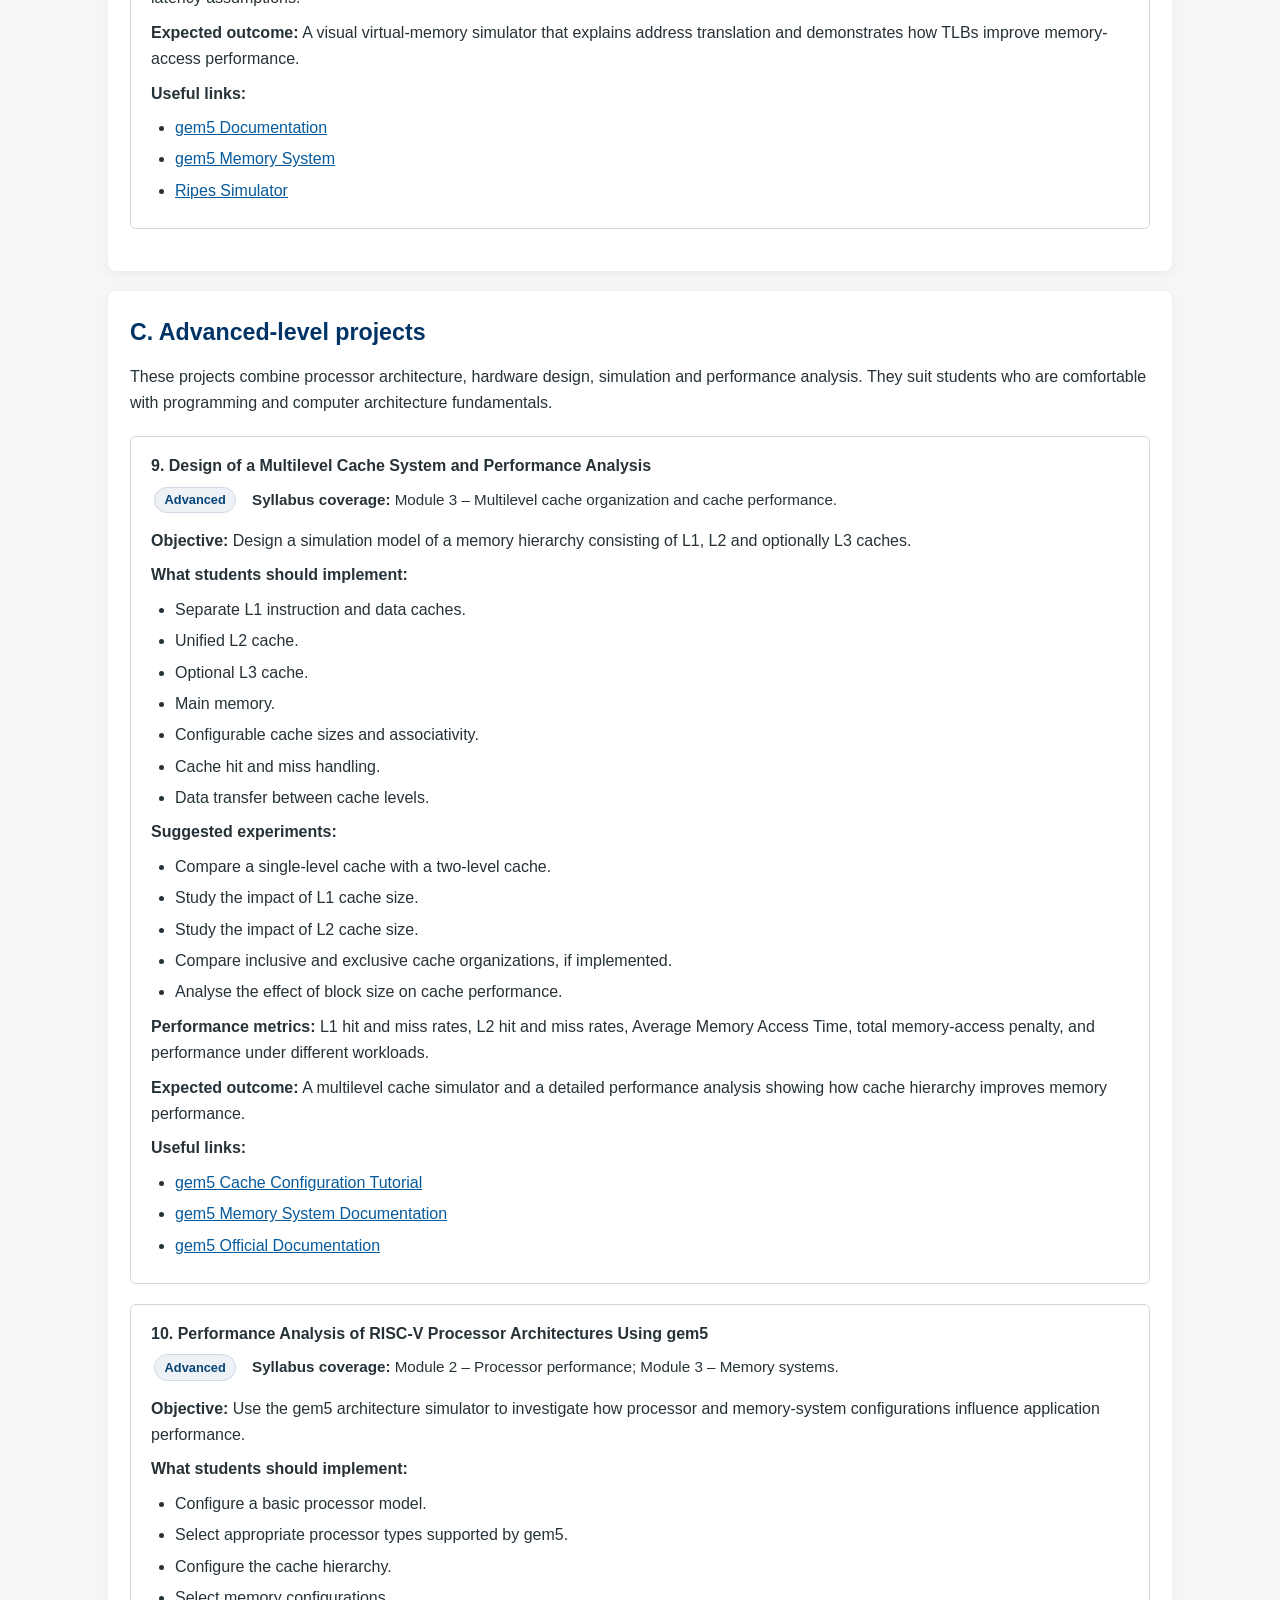
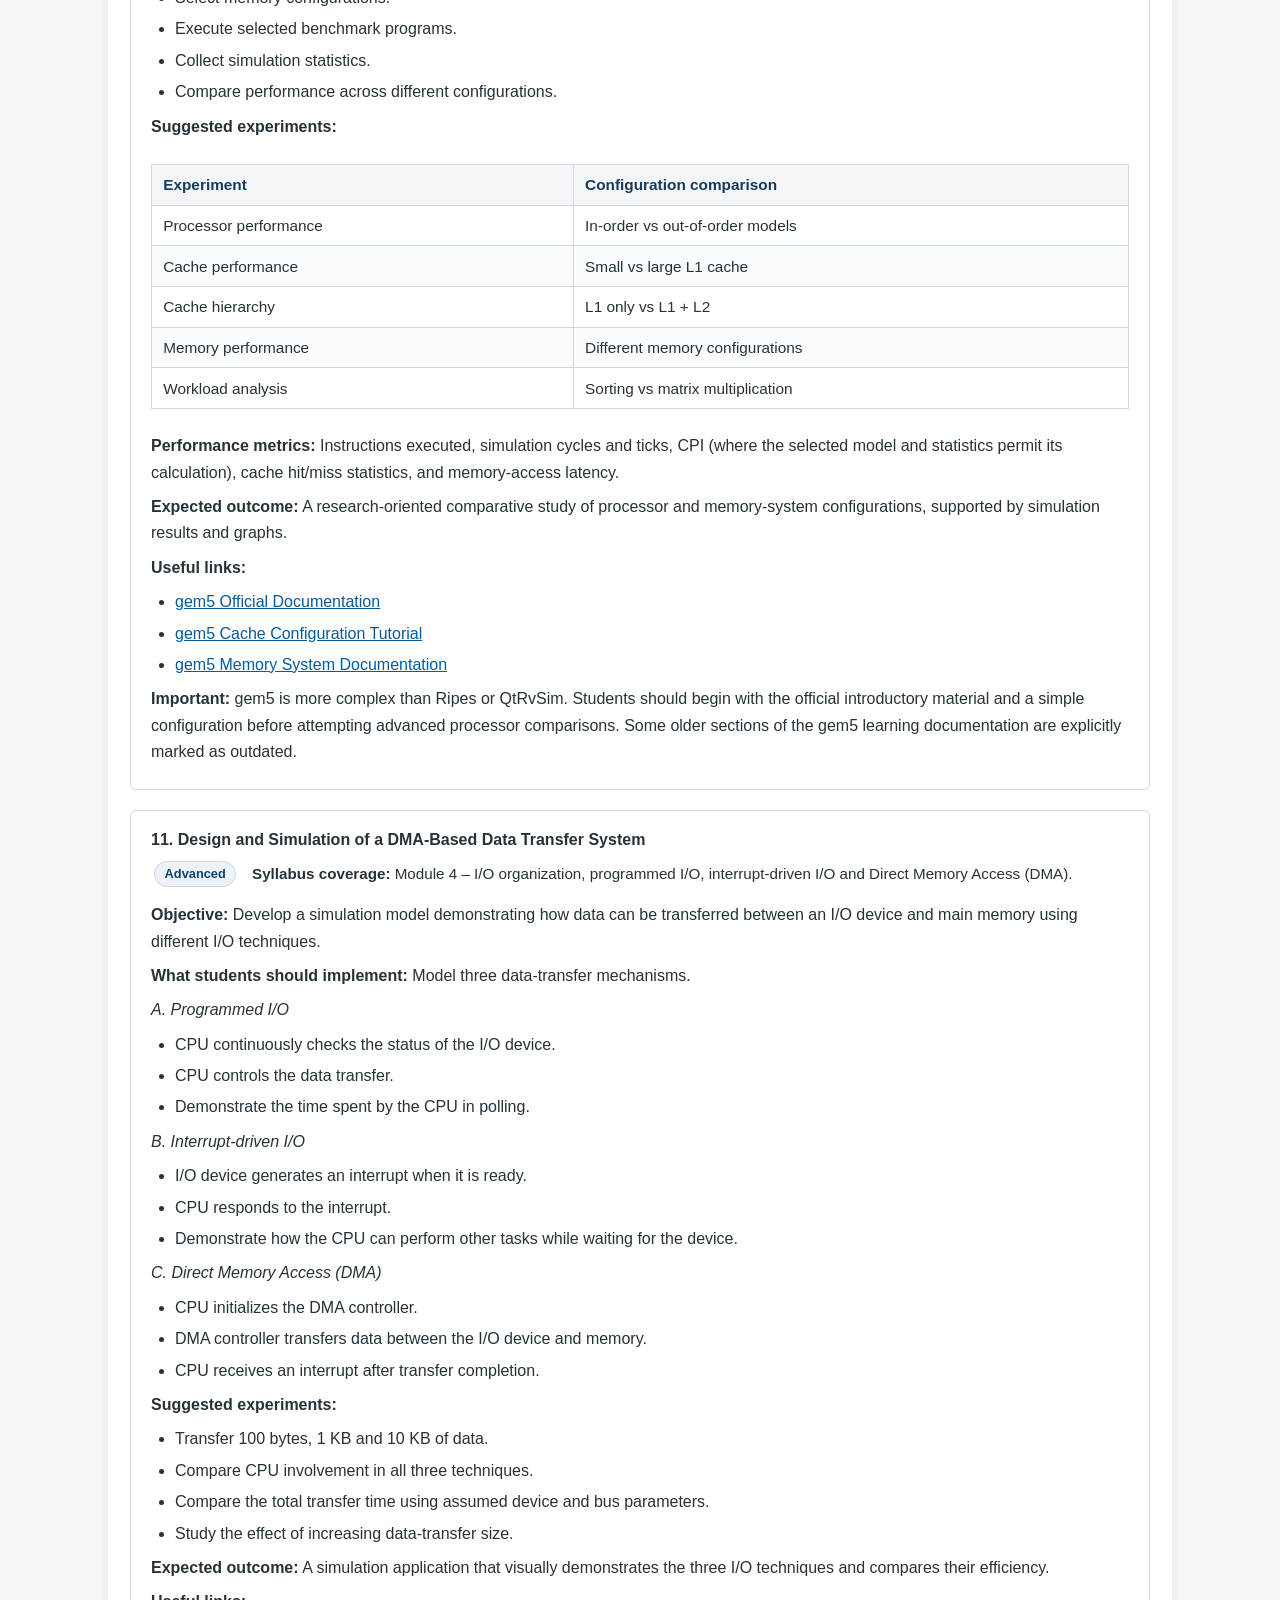
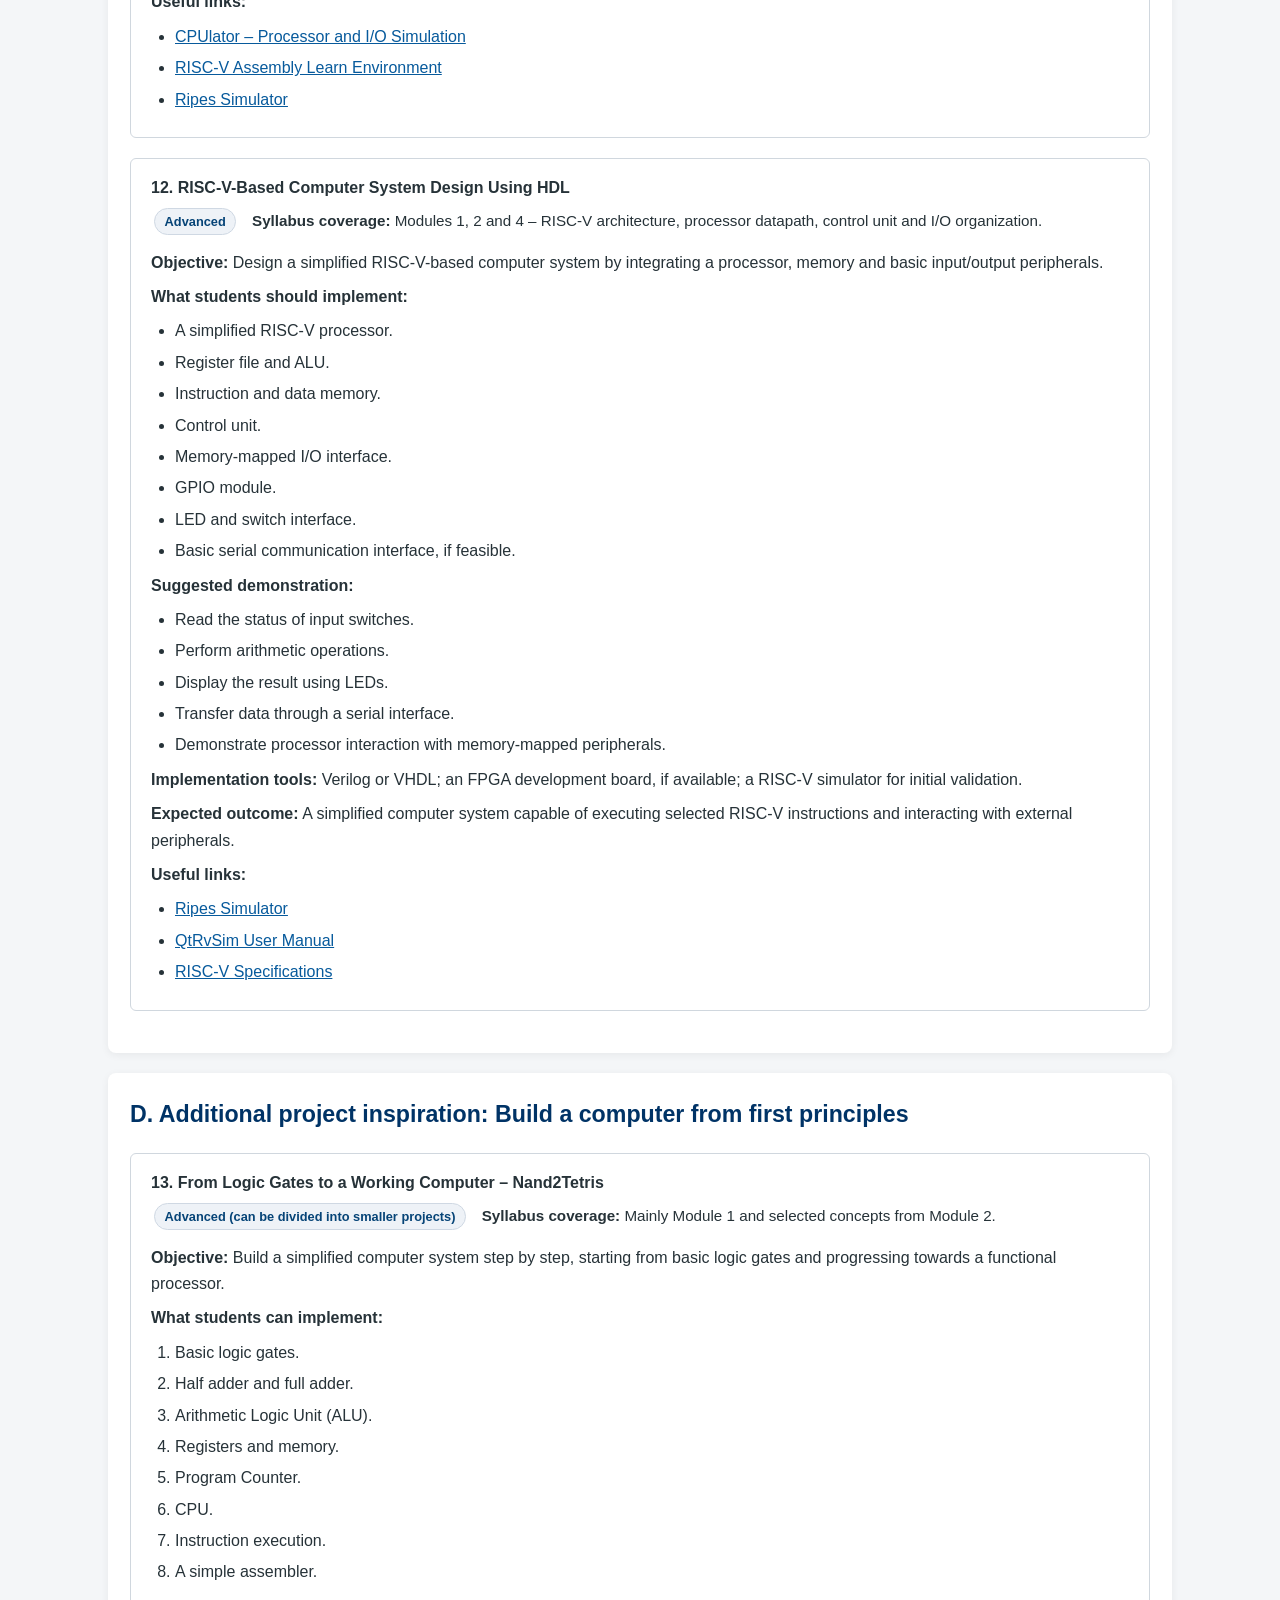
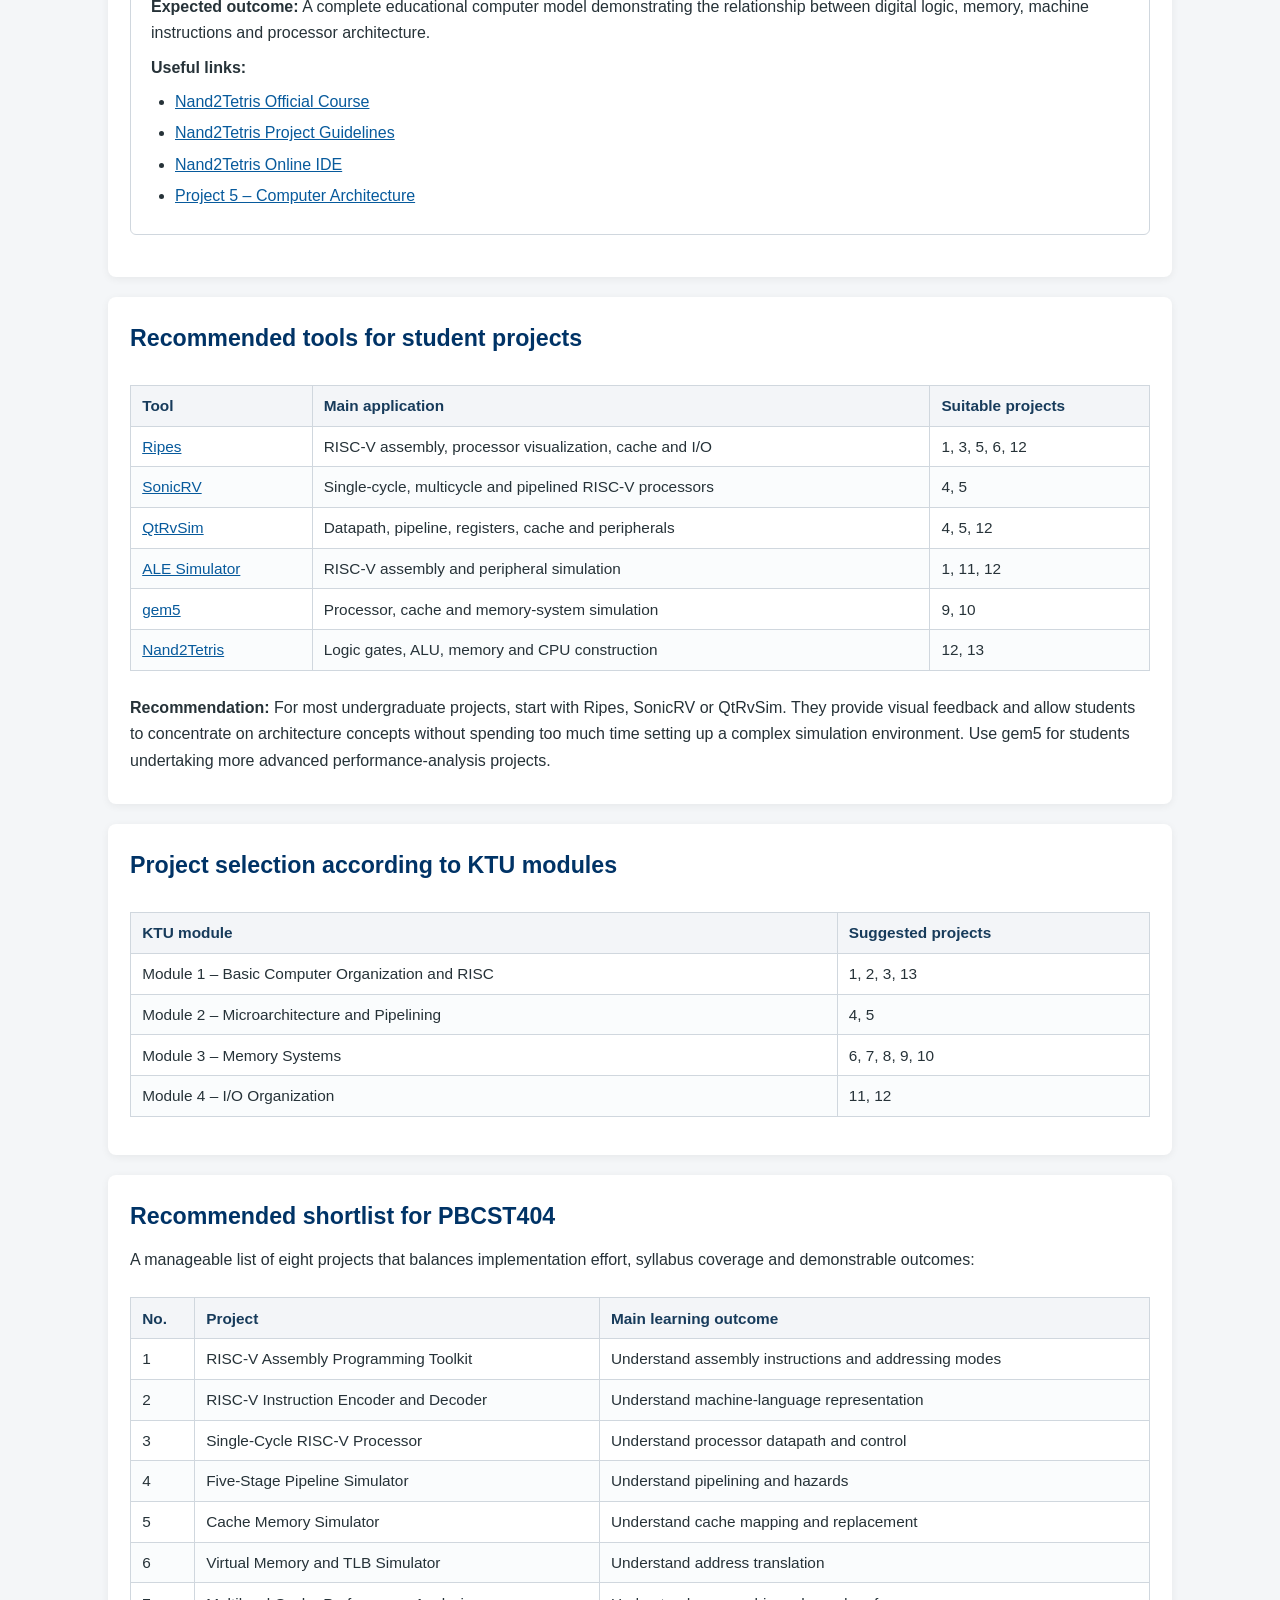
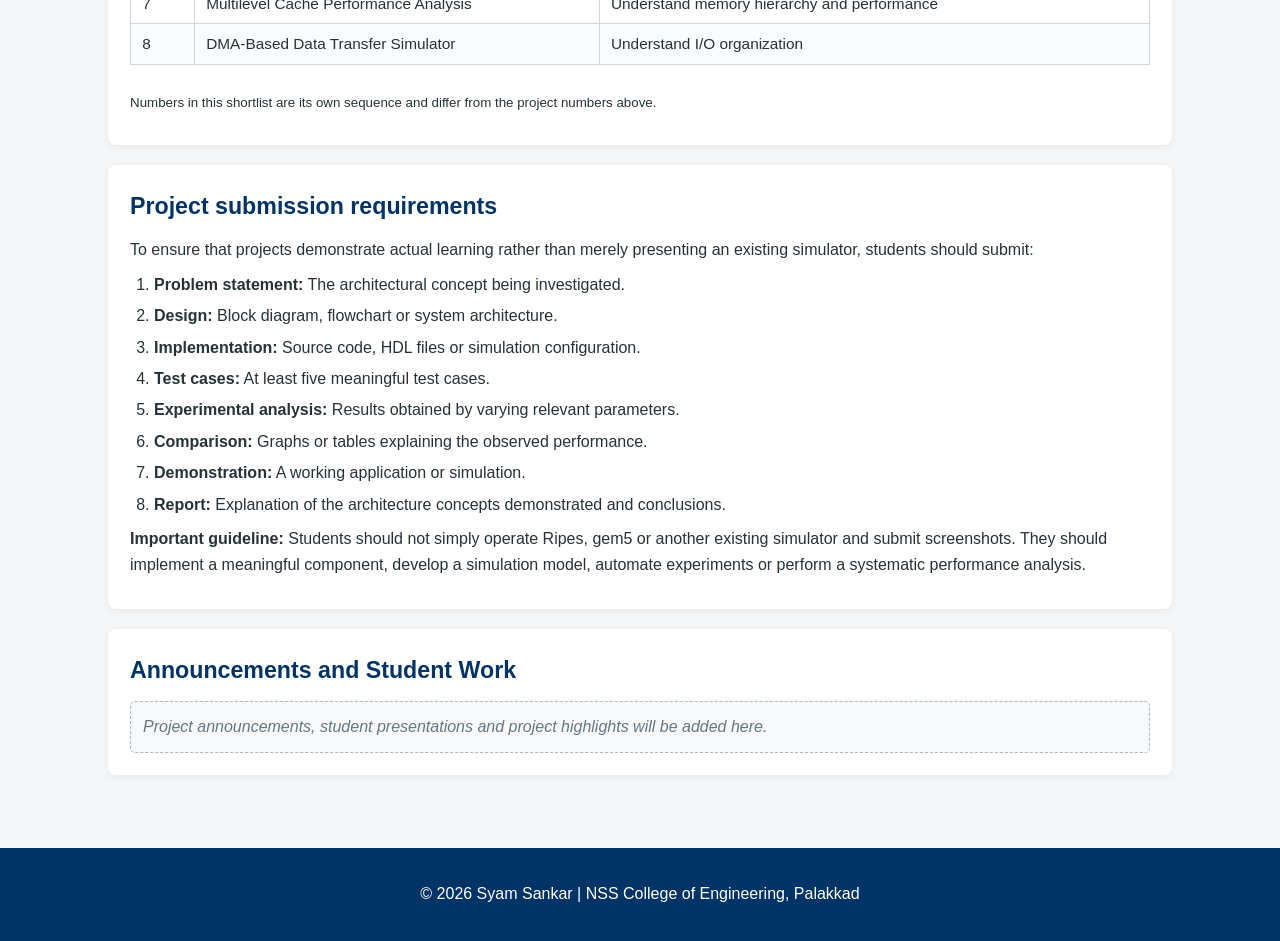
<file: winners.html>
<!DOCTYPE html>
<html lang="en">
<head>
  <meta charset="UTF-8">
  <meta name="viewport" content="width=device-width, initial-scale=1.0">
  <meta name="description" content="Course resources for PBCST404 Computer Organization and Architecture.">
  <title>Project Ideas | PBCST404</title>
  <link rel="stylesheet" href="style.css">
  <style>
    .project { border: 1px solid #d0d7de; border-radius: 6px; padding: 1rem 1.25rem; margin: 1.25rem 0; }
    .project h4 { margin-top: 0; }
    .project .meta { font-size: 0.95rem; margin: 0.25rem 0 0.75rem; }
    .badge { display: inline-block; padding: 0.1rem 0.6rem; border-radius: 999px; font-size: 0.8rem; background: #eef2f7; border: 1px solid #cfd8e3; }
    .table-wrap { overflow-x: auto; }
    .table-wrap table { border-collapse: collapse; width: 100%; margin: 1rem 0; }
    .table-wrap th, .table-wrap td { border: 1px solid #d0d7de; padding: 0.45rem 0.7rem; text-align: left; vertical-align: top; }
    .table-wrap th { background: #f3f5f8; }
    pre.code { background: #f6f8fa; border: 1px solid #d0d7de; border-radius: 6px; padding: 0.75rem 1rem; overflow-x: auto; }
    .toc li { margin: 0.2rem 0; }
  </style>
</head>
<body>

<header class="site-header">
  <div class="container">
    <h1>Computer Organization and Architecture</h1>
    <p class="course-code">PBCST404 | Semester S4 | Common to CS/CD/CR/CA/AD/CB/CN/CC/CU/CG</p>
    <nav aria-label="Main navigation">
      <ul class="nav-links">
        <li><a href="index.html">Home</a></li>
        <li><a href="syllabus.html">Syllabus</a></li>
        <li><a href="lecture-notes.html">Lecture Notes</a></li>
        <li><a href="assignments.html">Assignments</a></li>
        <li><a href="exams.html">Exams</a></li>
        <li><a href="lab.html">Projects &amp; Tools</a></li>
        <li><a href="winners.html">Project Ideas</a></li>
        <li><a href="instructor.html">Instructor</a></li>
      </ul>
    </nav>
  </div>
</header>

<main class="container">

<section id="overview">
<h2>Project Ideas and Student Work</h2>
<p>The project ideas below are aligned with the four modules of the KTU <strong>Computer Organization and Architecture (PBCST404)</strong> syllabus. They are suitable for B.Tech students and can be implemented using simulation tools, programming, or hardware description languages. Each project lists its objective, what to implement, the expected outcome and useful resources. Projects may be chosen individually or in small groups, as the course requires.</p>

<h3>Suggested Areas</h3>
<ul>
  <li>Cache mapping and replacement-policy comparison.</li>
  <li>Cache miss-rate analysis using different access patterns.</li>
  <li>Pipeline hazard identification and mitigation.</li>
  <li>Performance comparison of single-cycle and pipelined processor designs.</li>
  <li>Virtual-memory address translation and TLB behaviour.</li>
  <li>Simulation of programmed I/O, interrupt-driven I/O or DMA.</li>
</ul>

<h3>Contents</h3>
<ul class="toc">
  <li><a href="#beginner">A. Beginner-level projects (1&ndash;3)</a></li>
  <li><a href="#intermediate">B. Intermediate-level projects (4&ndash;8)</a></li>
  <li><a href="#advanced">C. Advanced-level projects (9&ndash;12)</a></li>
  <li><a href="#first-principles">D. Build a computer from first principles (13)</a></li>
  <li><a href="#tools">Recommended tools</a></li>
  <li><a href="#modules">Project selection by KTU module</a></li>
  <li><a href="#shortlist">Recommended shortlist</a></li>
  <li><a href="#submission">Submission requirements</a></li>
</ul>
</section>

<!-- ===================== A. BEGINNER ===================== -->
<section id="beginner">
<h2>A. Beginner-level projects</h2>
<p>These projects suit students who are new to processor architecture simulation. Most can be completed using Python, C, or RISC-V assembly.</p>

<article class="project" id="p1">
<h4>1. RISC-V Assembly Programming Toolkit</h4>
<p class="meta"><span class="badge">Beginner</span> &nbsp; <strong>Syllabus coverage:</strong> Module 1 &ndash; RISC architecture, assembly language, instructions, addressing modes and programming concepts.</p>
<p><strong>Objective:</strong> Develop a collection of RISC-V assembly programs to demonstrate how high-level programming tasks are executed at the processor level.</p>
<p><strong>What students should implement:</strong></p>
<ul>
  <li>Programs for arithmetic and logical operations.</li>
  <li>Finding the largest and smallest elements in an array.</li>
  <li>Sorting an array using bubble sort or selection sort.</li>
  <li>Searching for an element using linear and binary search.</li>
  <li>Programs using loops, conditional branches and functions.</li>
  <li>Programs demonstrating stack operations and function calls.</li>
</ul>
<p><strong>Suggested extension:</strong> For selected C programs, compare the C source code with the generated RISC-V assembly. Identify how variables, loops, conditions and function calls are translated into instructions.</p>
<p><strong>Expected outcome:</strong> A collection of tested RISC-V programs, with explanations of the instructions, registers, memory locations and addressing modes used.</p>
<p><strong>Useful links:</strong></p>
<ul>
  <li><a href="https://riscv-programming.org/index.html" target="_blank" rel="noopener">RISC-V Assembly Programming &ndash; Learning Resources</a></li>
  <li><a href="https://riscv-programming.org/simulator.html" target="_blank" rel="noopener">RISC-V Assembly Learn Environment (ALE)</a></li>
  <li><a href="https://github.com/mortbopet/ripes" target="_blank" rel="noopener">Ripes Simulator</a></li>
</ul>
</article>

<article class="project" id="p2">
<h4>2. Interactive Memory Organization and Endianness Visualizer</h4>
<p class="meta"><span class="badge">Beginner</span> &nbsp; <strong>Syllabus coverage:</strong> Module 1 &ndash; Memory map, memory organization and endianness.</p>
<p><strong>Objective:</strong> Develop an interactive application that demonstrates how data is stored in computer memory and how different byte-ordering schemes represent the same data.</p>
<p><strong>What students should implement:</strong></p>
<ol>
  <li>Allow users to enter a decimal or hexadecimal number.</li>
  <li>Convert the number into binary and hexadecimal representations.</li>
  <li>Display how the bytes are stored in consecutive memory locations.</li>
  <li>Demonstrate both little-endian and big-endian representations.</li>
  <li>Allow users to select different data sizes, such as 8-bit, 16-bit, 32-bit and 64-bit.</li>
  <li>Demonstrate how memory addresses change when data is accessed.</li>
</ol>
<p><strong>Example:</strong> For the 32-bit hexadecimal value <code>0x12345678</code>:</p>
<div class="table-wrap">
<table>
  <thead><tr><th>Memory address</th><th>Little-endian</th><th>Big-endian</th></tr></thead>
  <tbody>
    <tr><td>1000</td><td>78</td><td>12</td></tr>
    <tr><td>1001</td><td>56</td><td>34</td></tr>
    <tr><td>1002</td><td>34</td><td>56</td></tr>
    <tr><td>1003</td><td>12</td><td>78</td></tr>
  </tbody>
</table>
</div>
<p><strong>Expected outcome:</strong> A web-based or desktop visualizer that helps users understand byte ordering, memory addressing and data representation.</p>
<p><strong>Useful links:</strong></p>
<ul>
  <li><a href="https://riscv.org/technical/specifications/" target="_blank" rel="noopener">RISC-V ISA Specifications</a></li>
  <li><a href="https://github.com/mortbopet/ripes" target="_blank" rel="noopener">Ripes Simulator</a></li>
</ul>
</article>

<article class="project" id="p3">
<h4>3. RISC-V Instruction Encoder and Decoder</h4>
<p class="meta"><span class="badge">Beginner to Intermediate</span> &nbsp; <strong>Syllabus coverage:</strong> Module 1 &ndash; Machine language, instruction formats and instruction execution.</p>
<p><strong>Objective:</strong> Develop a tool that converts RISC-V assembly instructions into their corresponding machine-code representations and vice versa.</p>
<p><strong>What students should implement:</strong></p>
<ul>
  <li>Accept assembly instructions such as <code>ADD</code>, <code>SUB</code>, <code>AND</code>, <code>OR</code>, <code>LW</code>, <code>SW</code> and <code>BEQ</code>.</li>
  <li>Identify the instruction type: R-type, I-type, S-type, B-type, U-type or J-type.</li>
  <li>Extract opcode, destination register, source registers, function codes and immediate values.</li>
  <li>Generate the corresponding 32-bit machine instruction.</li>
  <li>Display the binary and hexadecimal representations.</li>
  <li>Decode a given machine instruction into its assembly representation.</li>
</ul>
<p><strong>Suggested extension:</strong> Show the individual bit positions of each instruction field and visually explain how an instruction is encoded.</p>
<p><strong>Expected outcome:</strong> A working RISC-V assembler/decoder demonstration tool with test cases for different instruction formats.</p>
<p><strong>Useful links:</strong></p>
<ul>
  <li><a href="https://docs.riscv.org/reference/isa/" target="_blank" rel="noopener">The RISC-V Instruction Set Manual</a></li>
  <li><a href="https://riscv-programming.org/index.html" target="_blank" rel="noopener">RISC-V Assembly Programming</a></li>
  <li><a href="https://github.com/mortbopet/ripes" target="_blank" rel="noopener">Ripes Source Code and Documentation</a></li>
</ul>
</article>
</section>

<!-- ===================== B. INTERMEDIATE ===================== -->
<section id="intermediate">
<h2>B. Intermediate-level projects</h2>
<p>These projects involve processor datapaths, pipelining, cache organization and performance evaluation. They are particularly relevant to Modules 2 and 3.</p>

<article class="project" id="p4">
<h4>4. Design and Simulation of a Single-Cycle RISC-V Processor</h4>
<p class="meta"><span class="badge">Intermediate</span> &nbsp; <strong>Syllabus coverage:</strong> Module 2 &ndash; Single-cycle processor, datapath and control unit.</p>
<p><strong>Objective:</strong> Design and simulate a simplified single-cycle RISC-V processor that can execute a selected set of instructions.</p>
<p><strong>What students should implement:</strong></p>
<ul>
  <li>Program Counter (PC).</li>
  <li>Instruction memory.</li>
  <li>Register file.</li>
  <li>Arithmetic Logic Unit (ALU).</li>
  <li>Main control unit.</li>
  <li>Immediate generation unit.</li>
  <li>Data memory.</li>
  <li>Multiplexers and supporting datapath connections.</li>
</ul>
<p><strong>Suggested instruction set:</strong></p>
<ul>
  <li>Arithmetic: <code>ADD</code>, <code>SUB</code>, <code>ADDI</code></li>
  <li>Logical: <code>AND</code>, <code>OR</code></li>
  <li>Memory: <code>LW</code>, <code>SW</code></li>
  <li>Branch: <code>BEQ</code></li>
</ul>
<p><strong>Implementation approach:</strong></p>
<ol>
  <li>Design the processor datapath.</li>
  <li>Develop the control signals for each instruction.</li>
  <li>Integrate the datapath and control unit.</li>
  <li>Execute sample assembly programs.</li>
  <li>Observe register and memory changes.</li>
  <li>Verify the correctness of instruction execution.</li>
</ol>
<p>Students can use Verilog or VHDL for hardware implementation, or a processor simulator for a software-based implementation.</p>
<p><strong>Expected outcome:</strong> A working single-cycle processor model, supported by a datapath diagram, simulation waveforms and test results.</p>
<p><strong>Useful links:</strong></p>
<ul>
  <li><a href="https://sonic-rv.ics.jku.at/" target="_blank" rel="noopener">SonicRV &ndash; RISC-V Processor Simulator</a></li>
  <li><a href="https://cvut.github.io/qtrvsim/manual/" target="_blank" rel="noopener">QtRvSim User Manual</a></li>
  <li><a href="https://www.nand2tetris.org/project05" target="_blank" rel="noopener">Nand2Tetris &ndash; Computer Architecture Project</a></li>
</ul>
</article>

<article class="project" id="p5">
<h4>5. Five-Stage RISC-V Pipeline Simulator with Hazard Detection</h4>
<p class="meta"><span class="badge">Intermediate</span> &nbsp; <strong>Syllabus coverage:</strong> Module 2 &ndash; Pipelined processor, pipeline hazards and hazard resolution.</p>
<p><strong>Objective:</strong> Develop a simulator that demonstrates the execution of instructions through a five-stage processor pipeline.</p>
<p><strong>The five stages to be modelled:</strong></p>
<ol>
  <li><strong>IF &ndash; Instruction Fetch:</strong> Fetch the instruction from instruction memory.</li>
  <li><strong>ID &ndash; Instruction Decode:</strong> Decode the instruction and read registers.</li>
  <li><strong>EX &ndash; Execute:</strong> Perform the ALU operation or calculate an address.</li>
  <li><strong>MEM &ndash; Memory Access:</strong> Read from or write to data memory.</li>
  <li><strong>WB &ndash; Write Back:</strong> Store the result in the destination register.</li>
</ol>
<p><strong>What students should implement:</strong></p>
<ul>
  <li>Display the five pipeline stages.</li>
  <li>Show multiple instructions executing simultaneously.</li>
  <li>Represent pipeline progress cycle by cycle.</li>
  <li>Identify data hazards and control hazards.</li>
  <li>Demonstrate forwarding and pipeline stalls.</li>
  <li>Implement a basic hazard detection unit.</li>
  <li>Compare execution with and without hazard-handling techniques.</li>
</ul>
<p><strong>Suggested experiment:</strong> Consider the following instructions:</p>
<pre class="code"><code>ADD x5, x1, x2
SUB x6, x5, x3
AND x7, x6, x4
OR  x8, x7, x2</code></pre>
<p>Students should identify the dependencies between instructions and demonstrate how forwarding can reduce stalls.</p>
<p><strong>Performance analysis:</strong> Compare total clock cycles, number of stalls, number of completed instructions, CPI (Cycles Per Instruction) and execution time under the assumed clock period.</p>
<p><strong>Expected outcome:</strong> An interactive pipeline visualization tool that demonstrates instruction execution, hazards, forwarding and performance improvement.</p>
<p><strong>Useful links:</strong></p>
<ul>
  <li><a href="https://sonic-rv.ics.jku.at/" target="_blank" rel="noopener">SonicRV &ndash; Pipeline Processor Visualization</a></li>
  <li><a href="https://cvut.github.io/qtrvsim/manual/" target="_blank" rel="noopener">QtRvSim &ndash; Processor Pipeline Simulation</a></li>
  <li><a href="https://github.com/mortbopet/ripes" target="_blank" rel="noopener">Ripes &ndash; RISC-V Processor Simulator</a></li>
</ul>
</article>

<article class="project" id="p6">
<h4>6. Cache Memory Simulator: Mapping Techniques and Replacement Policies</h4>
<p class="meta"><span class="badge">Intermediate</span> &nbsp; <strong>Syllabus coverage:</strong> Module 3 &ndash; Cache memory, mapping techniques, replacement policies and cache performance.</p>
<p><strong>Objective:</strong> Develop a cache simulator to study how different cache organizations affect memory-access performance.</p>
<p><strong>What students should implement:</strong></p>
<p><em>Part 1: Cache mapping techniques</em></p>
<ul>
  <li>Direct mapping.</li>
  <li>Fully associative mapping.</li>
  <li>Set-associative mapping.</li>
</ul>
<p><em>Part 2: Replacement policies</em></p>
<ul>
  <li>Least Recently Used (LRU).</li>
  <li>First-In First-Out (FIFO).</li>
  <li>Random replacement.</li>
</ul>
<p><em>Part 3: Cache parameters.</em> Allow users to configure cache size, block size, number of cache lines, associativity and memory access sequence.</p>
<p><em>Part 4: Performance evaluation.</em> For a given memory access sequence, calculate:</p>
<ul>
  <li>Cache hits and cache misses.</li>
  <li>Hit ratio and miss ratio.</li>
  <li>Number of memory accesses.</li>
  <li>Average Memory Access Time (AMAT), using specified hit time and miss penalty assumptions.</li>
</ul>
<p><strong>Suggested experiment:</strong> Run the same memory access sequence using direct-mapped, fully associative and set-associative caches. Compare the hit and miss rates.</p>
<p><strong>Expected outcome:</strong> A graphical cache simulator that enables users to understand cache mapping, replacement policies and the effect of cache configuration on performance.</p>
<p><strong>Useful links:</strong></p>
<ul>
  <li><a href="https://github.com/mortbopet/ripes" target="_blank" rel="noopener">Ripes &ndash; Cache Simulation Features</a></li>
  <li><a href="https://www.gem5.org/documentation/learning_gem5/part1/cache_config/" target="_blank" rel="noopener">gem5 &ndash; Cache Configuration Tutorial</a></li>
  <li><a href="https://www.gem5.org/documentation/general_docs/memory_system/" target="_blank" rel="noopener">gem5 &ndash; Memory System Documentation</a></li>
  <li><a href="https://online-journals.org/index.php/i-jep/article/view/2784" target="_blank" rel="noopener">EDUCache &ndash; Educational Cache Simulator Research</a></li>
</ul>
</article>

<article class="project" id="p7">
<h4>7. Comparison of Cache Replacement Algorithms</h4>
<p class="meta"><span class="badge">Intermediate</span> &nbsp; <strong>Syllabus coverage:</strong> Module 3 &ndash; Cache replacement policies and cache performance.</p>
<p><strong>Objective:</strong> Investigate the performance of different cache replacement algorithms using simulated memory-access patterns.</p>
<p><strong>What students should implement:</strong></p>
<ul>
  <li>FIFO replacement.</li>
  <li>LRU replacement.</li>
  <li>Random replacement.</li>
  <li>Optional: Least Frequently Used (LFU).</li>
</ul>
<p><strong>Suggested experiments:</strong></p>
<ol>
  <li>Generate sequential memory accesses.</li>
  <li>Generate random memory accesses.</li>
  <li>Generate repeated accesses to a small set of addresses.</li>
  <li>Generate accesses with locality of reference.</li>
  <li>Run each sequence with different cache sizes.</li>
  <li>Compare the replacement algorithms.</li>
</ol>
<p><strong>Performance metrics:</strong></p>
<ul>
  <li>Hit ratio and miss ratio.</li>
  <li>Number of evictions.</li>
  <li>Number of compulsory, capacity and conflict misses, where the simulator supports their classification.</li>
</ul>
<p><strong>Suggested extension:</strong> Allow users to upload a memory-access trace file and compare the performance of different replacement policies.</p>
<p><strong>Expected outcome:</strong> A comparative study supported by graphs and experimental results explaining which replacement policy performs better under different workloads.</p>
<p><strong>Useful links:</strong></p>
<ul>
  <li><a href="https://www.gem5.org/documentation/" target="_blank" rel="noopener">gem5 Documentation</a></li>
  <li><a href="https://www.gem5.org/documentation/learning_gem5/part1/cache_config/" target="_blank" rel="noopener">gem5 Cache Configuration Tutorial</a></li>
  <li><a href="https://github.com/mortbopet/ripes" target="_blank" rel="noopener">Ripes Simulator</a></li>
</ul>
</article>

<article class="project" id="p8">
<h4>8. Virtual Memory and TLB Performance Simulator</h4>
<p class="meta"><span class="badge">Intermediate</span> &nbsp; <strong>Syllabus coverage:</strong> Module 3 &ndash; Virtual memory, address translation, page tables, TLB and memory protection.</p>
<p><strong>Objective:</strong> Develop an interactive application to demonstrate virtual-to-physical address translation and the role of the Translation Lookaside Buffer (TLB).</p>
<p><strong>What students should implement:</strong></p>
<ul>
  <li>Accept a virtual address.</li>
  <li>Divide the address into page number and page offset.</li>
  <li>Implement a page table.</li>
  <li>Translate virtual addresses into physical addresses.</li>
  <li>Implement a TLB to store recently used translations.</li>
  <li>Identify TLB hits and misses.</li>
  <li>Demonstrate page faults.</li>
  <li>Show how page-table entries are updated.</li>
</ul>
<p><strong>Suggested experiment:</strong> Compare address translation (1) without a TLB, (2) with a TLB, (3) with different TLB sizes, and (4) with different memory-access patterns.</p>
<p><strong>Performance analysis:</strong> TLB hit ratio, TLB miss ratio, number of page-table accesses, and Effective Memory Access Time under specified latency assumptions.</p>
<p><strong>Expected outcome:</strong> A visual virtual-memory simulator that explains address translation and demonstrates how TLBs improve memory-access performance.</p>
<p><strong>Useful links:</strong></p>
<ul>
  <li><a href="https://www.gem5.org/documentation/" target="_blank" rel="noopener">gem5 Documentation</a></li>
  <li><a href="https://www.gem5.org/documentation/general_docs/memory_system/" target="_blank" rel="noopener">gem5 Memory System</a></li>
  <li><a href="https://github.com/mortbopet/ripes" target="_blank" rel="noopener">Ripes Simulator</a></li>
</ul>
</article>
</section>

<!-- ===================== C. ADVANCED ===================== -->
<section id="advanced">
<h2>C. Advanced-level projects</h2>
<p>These projects combine processor architecture, hardware design, simulation and performance analysis. They suit students who are comfortable with programming and computer architecture fundamentals.</p>

<article class="project" id="p9">
<h4>9. Design of a Multilevel Cache System and Performance Analysis</h4>
<p class="meta"><span class="badge">Advanced</span> &nbsp; <strong>Syllabus coverage:</strong> Module 3 &ndash; Multilevel cache organization and cache performance.</p>
<p><strong>Objective:</strong> Design a simulation model of a memory hierarchy consisting of L1, L2 and optionally L3 caches.</p>
<p><strong>What students should implement:</strong></p>
<ul>
  <li>Separate L1 instruction and data caches.</li>
  <li>Unified L2 cache.</li>
  <li>Optional L3 cache.</li>
  <li>Main memory.</li>
  <li>Configurable cache sizes and associativity.</li>
  <li>Cache hit and miss handling.</li>
  <li>Data transfer between cache levels.</li>
</ul>
<p><strong>Suggested experiments:</strong></p>
<ul>
  <li>Compare a single-level cache with a two-level cache.</li>
  <li>Study the impact of L1 cache size.</li>
  <li>Study the impact of L2 cache size.</li>
  <li>Compare inclusive and exclusive cache organizations, if implemented.</li>
  <li>Analyse the effect of block size on cache performance.</li>
</ul>
<p><strong>Performance metrics:</strong> L1 hit and miss rates, L2 hit and miss rates, Average Memory Access Time, total memory-access penalty, and performance under different workloads.</p>
<p><strong>Expected outcome:</strong> A multilevel cache simulator and a detailed performance analysis showing how cache hierarchy improves memory performance.</p>
<p><strong>Useful links:</strong></p>
<ul>
  <li><a href="https://www.gem5.org/documentation/learning_gem5/part1/cache_config/" target="_blank" rel="noopener">gem5 Cache Configuration Tutorial</a></li>
  <li><a href="https://www.gem5.org/documentation/general_docs/memory_system/" target="_blank" rel="noopener">gem5 Memory System Documentation</a></li>
  <li><a href="https://www.gem5.org/documentation/" target="_blank" rel="noopener">gem5 Official Documentation</a></li>
</ul>
</article>

<article class="project" id="p10">
<h4>10. Performance Analysis of RISC-V Processor Architectures Using gem5</h4>
<p class="meta"><span class="badge">Advanced</span> &nbsp; <strong>Syllabus coverage:</strong> Module 2 &ndash; Processor performance; Module 3 &ndash; Memory systems.</p>
<p><strong>Objective:</strong> Use the gem5 architecture simulator to investigate how processor and memory-system configurations influence application performance.</p>
<p><strong>What students should implement:</strong></p>
<ul>
  <li>Configure a basic processor model.</li>
  <li>Select appropriate processor types supported by gem5.</li>
  <li>Configure the cache hierarchy.</li>
  <li>Select memory configurations.</li>
  <li>Execute selected benchmark programs.</li>
  <li>Collect simulation statistics.</li>
  <li>Compare performance across different configurations.</li>
</ul>
<p><strong>Suggested experiments:</strong></p>
<div class="table-wrap">
<table>
  <thead><tr><th>Experiment</th><th>Configuration comparison</th></tr></thead>
  <tbody>
    <tr><td>Processor performance</td><td>In-order vs out-of-order models</td></tr>
    <tr><td>Cache performance</td><td>Small vs large L1 cache</td></tr>
    <tr><td>Cache hierarchy</td><td>L1 only vs L1 + L2</td></tr>
    <tr><td>Memory performance</td><td>Different memory configurations</td></tr>
    <tr><td>Workload analysis</td><td>Sorting vs matrix multiplication</td></tr>
  </tbody>
</table>
</div>
<p><strong>Performance metrics:</strong> Instructions executed, simulation cycles and ticks, CPI (where the selected model and statistics permit its calculation), cache hit/miss statistics, and memory-access latency.</p>
<p><strong>Expected outcome:</strong> A research-oriented comparative study of processor and memory-system configurations, supported by simulation results and graphs.</p>
<p><strong>Useful links:</strong></p>
<ul>
  <li><a href="https://www.gem5.org/documentation/" target="_blank" rel="noopener">gem5 Official Documentation</a></li>
  <li><a href="https://www.gem5.org/documentation/learning_gem5/part1/cache_config/" target="_blank" rel="noopener">gem5 Cache Configuration Tutorial</a></li>
  <li><a href="https://www.gem5.org/documentation/general_docs/memory_system/" target="_blank" rel="noopener">gem5 Memory System Documentation</a></li>
</ul>
<p><strong>Important:</strong> gem5 is more complex than Ripes or QtRvSim. Students should begin with the official introductory material and a simple configuration before attempting advanced processor comparisons. Some older sections of the gem5 learning documentation are explicitly marked as outdated.</p>
</article>

<article class="project" id="p11">
<h4>11. Design and Simulation of a DMA-Based Data Transfer System</h4>
<p class="meta"><span class="badge">Advanced</span> &nbsp; <strong>Syllabus coverage:</strong> Module 4 &ndash; I/O organization, programmed I/O, interrupt-driven I/O and Direct Memory Access (DMA).</p>
<p><strong>Objective:</strong> Develop a simulation model demonstrating how data can be transferred between an I/O device and main memory using different I/O techniques.</p>
<p><strong>What students should implement:</strong> Model three data-transfer mechanisms.</p>
<p><em>A. Programmed I/O</em></p>
<ul>
  <li>CPU continuously checks the status of the I/O device.</li>
  <li>CPU controls the data transfer.</li>
  <li>Demonstrate the time spent by the CPU in polling.</li>
</ul>
<p><em>B. Interrupt-driven I/O</em></p>
<ul>
  <li>I/O device generates an interrupt when it is ready.</li>
  <li>CPU responds to the interrupt.</li>
  <li>Demonstrate how the CPU can perform other tasks while waiting for the device.</li>
</ul>
<p><em>C. Direct Memory Access (DMA)</em></p>
<ul>
  <li>CPU initializes the DMA controller.</li>
  <li>DMA controller transfers data between the I/O device and memory.</li>
  <li>CPU receives an interrupt after transfer completion.</li>
</ul>
<p><strong>Suggested experiments:</strong></p>
<ul>
  <li>Transfer 100 bytes, 1 KB and 10 KB of data.</li>
  <li>Compare CPU involvement in all three techniques.</li>
  <li>Compare the total transfer time using assumed device and bus parameters.</li>
  <li>Study the effect of increasing data-transfer size.</li>
</ul>
<p><strong>Expected outcome:</strong> A simulation application that visually demonstrates the three I/O techniques and compares their efficiency.</p>
<p><strong>Useful links:</strong></p>
<ul>
  <li><a href="https://cpulator.01xz.net/" target="_blank" rel="noopener">CPUlator &ndash; Processor and I/O Simulation</a></li>
  <li><a href="https://riscv-programming.org/simulator.html" target="_blank" rel="noopener">RISC-V Assembly Learn Environment</a></li>
  <li><a href="https://github.com/mortbopet/ripes" target="_blank" rel="noopener">Ripes Simulator</a></li>
</ul>
</article>

<article class="project" id="p12">
<h4>12. RISC-V-Based Computer System Design Using HDL</h4>
<p class="meta"><span class="badge">Advanced</span> &nbsp; <strong>Syllabus coverage:</strong> Modules 1, 2 and 4 &ndash; RISC-V architecture, processor datapath, control unit and I/O organization.</p>
<p><strong>Objective:</strong> Design a simplified RISC-V-based computer system by integrating a processor, memory and basic input/output peripherals.</p>
<p><strong>What students should implement:</strong></p>
<ul>
  <li>A simplified RISC-V processor.</li>
  <li>Register file and ALU.</li>
  <li>Instruction and data memory.</li>
  <li>Control unit.</li>
  <li>Memory-mapped I/O interface.</li>
  <li>GPIO module.</li>
  <li>LED and switch interface.</li>
  <li>Basic serial communication interface, if feasible.</li>
</ul>
<p><strong>Suggested demonstration:</strong></p>
<ul>
  <li>Read the status of input switches.</li>
  <li>Perform arithmetic operations.</li>
  <li>Display the result using LEDs.</li>
  <li>Transfer data through a serial interface.</li>
  <li>Demonstrate processor interaction with memory-mapped peripherals.</li>
</ul>
<p><strong>Implementation tools:</strong> Verilog or VHDL; an FPGA development board, if available; a RISC-V simulator for initial validation.</p>
<p><strong>Expected outcome:</strong> A simplified computer system capable of executing selected RISC-V instructions and interacting with external peripherals.</p>
<p><strong>Useful links:</strong></p>
<ul>
  <li><a href="https://github.com/mortbopet/ripes" target="_blank" rel="noopener">Ripes Simulator</a></li>
  <li><a href="https://cvut.github.io/qtrvsim/manual/" target="_blank" rel="noopener">QtRvSim User Manual</a></li>
  <li><a href="https://riscv.org/technical/specifications/" target="_blank" rel="noopener">RISC-V Specifications</a></li>
</ul>
</article>
</section>

<!-- ===================== D. FIRST PRINCIPLES ===================== -->
<section id="first-principles">
<h2>D. Additional project inspiration: Build a computer from first principles</h2>

<article class="project" id="p13">
<h4>13. From Logic Gates to a Working Computer &ndash; Nand2Tetris</h4>
<p class="meta"><span class="badge">Advanced (can be divided into smaller projects)</span> &nbsp; <strong>Syllabus coverage:</strong> Mainly Module 1 and selected concepts from Module 2.</p>
<p><strong>Objective:</strong> Build a simplified computer system step by step, starting from basic logic gates and progressing towards a functional processor.</p>
<p><strong>What students can implement:</strong></p>
<ol>
  <li>Basic logic gates.</li>
  <li>Half adder and full adder.</li>
  <li>Arithmetic Logic Unit (ALU).</li>
  <li>Registers and memory.</li>
  <li>Program Counter.</li>
  <li>CPU.</li>
  <li>Instruction execution.</li>
  <li>A simple assembler.</li>
</ol>
<p><strong>Expected outcome:</strong> A complete educational computer model demonstrating the relationship between digital logic, memory, machine instructions and processor architecture.</p>
<p><strong>Useful links:</strong></p>
<ul>
  <li><a href="https://www.nand2tetris.org/" target="_blank" rel="noopener">Nand2Tetris Official Course</a></li>
  <li><a href="https://www.nand2tetris.org/course" target="_blank" rel="noopener">Nand2Tetris Project Guidelines</a></li>
  <li><a href="https://nand2tetris.github.io/web-ide/about/" target="_blank" rel="noopener">Nand2Tetris Online IDE</a></li>
  <li><a href="https://www.nand2tetris.org/project05" target="_blank" rel="noopener">Project 5 &ndash; Computer Architecture</a></li>
</ul>
</article>
</section>

<!-- ===================== TOOLS ===================== -->
<section id="tools">
<h2>Recommended tools for student projects</h2>
<div class="table-wrap">
<table>
  <thead><tr><th>Tool</th><th>Main application</th><th>Suitable projects</th></tr></thead>
  <tbody>
    <tr><td><a href="https://github.com/mortbopet/ripes" target="_blank" rel="noopener">Ripes</a></td><td>RISC-V assembly, processor visualization, cache and I/O</td><td>1, 3, 5, 6, 12</td></tr>
    <tr><td><a href="https://sonic-rv.ics.jku.at/" target="_blank" rel="noopener">SonicRV</a></td><td>Single-cycle, multicycle and pipelined RISC-V processors</td><td>4, 5</td></tr>
    <tr><td><a href="https://cvut.github.io/qtrvsim/manual/" target="_blank" rel="noopener">QtRvSim</a></td><td>Datapath, pipeline, registers, cache and peripherals</td><td>4, 5, 12</td></tr>
    <tr><td><a href="https://riscv-programming.org/simulator.html" target="_blank" rel="noopener">ALE Simulator</a></td><td>RISC-V assembly and peripheral simulation</td><td>1, 11, 12</td></tr>
    <tr><td><a href="https://www.gem5.org/documentation/" target="_blank" rel="noopener">gem5</a></td><td>Processor, cache and memory-system simulation</td><td>9, 10</td></tr>
    <tr><td><a href="https://www.nand2tetris.org/" target="_blank" rel="noopener">Nand2Tetris</a></td><td>Logic gates, ALU, memory and CPU construction</td><td>12, 13</td></tr>
  </tbody>
</table>
</div>
<p><strong>Recommendation:</strong> For most undergraduate projects, start with Ripes, SonicRV or QtRvSim. They provide visual feedback and allow students to concentrate on architecture concepts without spending too much time setting up a complex simulation environment. Use gem5 for students undertaking more advanced performance-analysis projects.</p>
</section>

<!-- ===================== MODULE MAPPING ===================== -->
<section id="modules">
<h2>Project selection according to KTU modules</h2>
<div class="table-wrap">
<table>
  <thead><tr><th>KTU module</th><th>Suggested projects</th></tr></thead>
  <tbody>
    <tr><td>Module 1 &ndash; Basic Computer Organization and RISC</td><td>1, 2, 3, 13</td></tr>
    <tr><td>Module 2 &ndash; Microarchitecture and Pipelining</td><td>4, 5</td></tr>
    <tr><td>Module 3 &ndash; Memory Systems</td><td>6, 7, 8, 9, 10</td></tr>
    <tr><td>Module 4 &ndash; I/O Organization</td><td>11, 12</td></tr>
  </tbody>
</table>
</div>
</section>

<!-- ===================== SHORTLIST ===================== -->
<section id="shortlist">
<h2>Recommended shortlist for PBCST404</h2>
<p>A manageable list of eight projects that balances implementation effort, syllabus coverage and demonstrable outcomes:</p>
<div class="table-wrap">
<table>
  <thead><tr><th>No.</th><th>Project</th><th>Main learning outcome</th></tr></thead>
  <tbody>
    <tr><td>1</td><td>RISC-V Assembly Programming Toolkit</td><td>Understand assembly instructions and addressing modes</td></tr>
    <tr><td>2</td><td>RISC-V Instruction Encoder and Decoder</td><td>Understand machine-language representation</td></tr>
    <tr><td>3</td><td>Single-Cycle RISC-V Processor</td><td>Understand processor datapath and control</td></tr>
    <tr><td>4</td><td>Five-Stage Pipeline Simulator</td><td>Understand pipelining and hazards</td></tr>
    <tr><td>5</td><td>Cache Memory Simulator</td><td>Understand cache mapping and replacement</td></tr>
    <tr><td>6</td><td>Virtual Memory and TLB Simulator</td><td>Understand address translation</td></tr>
    <tr><td>7</td><td>Multilevel Cache Performance Analysis</td><td>Understand memory hierarchy and performance</td></tr>
    <tr><td>8</td><td>DMA-Based Data Transfer Simulator</td><td>Understand I/O organization</td></tr>
  </tbody>
</table>
</div>
<p><small>Numbers in this shortlist are its own sequence and differ from the project numbers above.</small></p>
</section>

<!-- ===================== SUBMISSION ===================== -->
<section id="submission">
<h2>Project submission requirements</h2>
<p>To ensure that projects demonstrate actual learning rather than merely presenting an existing simulator, students should submit:</p>
<ol>
  <li><strong>Problem statement:</strong> The architectural concept being investigated.</li>
  <li><strong>Design:</strong> Block diagram, flowchart or system architecture.</li>
  <li><strong>Implementation:</strong> Source code, HDL files or simulation configuration.</li>
  <li><strong>Test cases:</strong> At least five meaningful test cases.</li>
  <li><strong>Experimental analysis:</strong> Results obtained by varying relevant parameters.</li>
  <li><strong>Comparison:</strong> Graphs or tables explaining the observed performance.</li>
  <li><strong>Demonstration:</strong> A working application or simulation.</li>
  <li><strong>Report:</strong> Explanation of the architecture concepts demonstrated and conclusions.</li>
</ol>
<p><strong>Important guideline:</strong> Students should not simply operate Ripes, gem5 or another existing simulator and submit screenshots. They should implement a meaningful component, develop a simulation model, automate experiments or perform a systematic performance analysis.</p>
</section>

<section id="announcements">
<h2>Announcements and Student Work</h2>
<div class="placeholder">Project announcements, student presentations and project highlights will be added here.</div>
</section>

</main>

<footer class="site-footer">
  <div class="container">
    <p>&copy; 2026 Syam Sankar | NSS College of Engineering, Palakkad</p>
  </div>
</footer>

</body>
</html>
</file>
<file: style.css>
*{box-sizing:border-box;margin:0;padding:0}
:root{--navy:#003366;--blue:#075a9c;--light:#eef4f8;--text:#263238}
body{font-family:"Segoe UI",Tahoma,Geneva,Verdana,sans-serif;background:#f4f6f8;color:var(--text);line-height:1.65}
.container{width:92%;max-width:1100px;margin:auto;padding:18px}
.site-header{background:var(--navy);color:#fff;padding:22px 0 16px;margin-bottom:22px}
.site-header h1{text-align:center;font-size:clamp(1.45rem,3vw,2rem);margin-bottom:3px}
.course-code{text-align:center;font-size:.92rem;opacity:.9;margin-bottom:14px}
.nav-links{display:flex;justify-content:center;flex-wrap:wrap;gap:10px 20px;list-style:none}
.nav-links a{color:#fff;text-decoration:none;font-weight:600}
.nav-links a:hover{text-decoration:underline}
section,.card{background:#fff;margin-bottom:20px;padding:22px;border-radius:8px;box-shadow:0 2px 8px rgba(0,0,0,.06)}
h2{color:var(--navy);margin-bottom:12px;font-size:1.45rem}h3{color:var(--blue);margin:16px 0 8px}
p{margin:8px 0}ul,ol{padding-left:24px;margin:8px 0}li{margin:5px 0}a{color:#075a9c}
table{width:100%;border-collapse:collapse;margin:14px 0;font-size:.96rem}
th,td{border:1px solid #d7e0e7;padding:10px 12px;text-align:left;vertical-align:top}
th{background:#eaf1f7;color:#173b5b}tr:nth-child(even){background:#fafcfd}
.badge{display:inline-block;background:#e4eff8;color:#064477;border-radius:20px;padding:3px 10px;font-size:.85rem;font-weight:600;margin:3px}
.grid{display:grid;grid-template-columns:repeat(auto-fit,minmax(210px,1fr));gap:14px}
.info{background:var(--light);border-left:4px solid var(--blue);padding:13px 16px;margin:12px 0}
.placeholder{color:#667781;font-style:italic;background:#f7f9fb;border:1px dashed #aab8c2;padding:12px;border-radius:5px}
.site-footer{background:var(--navy);color:#fff;text-align:center;padding:15px;margin-top:35px}
.site-footer p{margin:0}
@media(max-width:650px){.container{width:96%;padding:12px}.nav-links{gap:8px 13px}.nav-links a{font-size:.9rem}section{padding:16px;overflow-x:auto}table{font-size:.88rem}}
</file>
